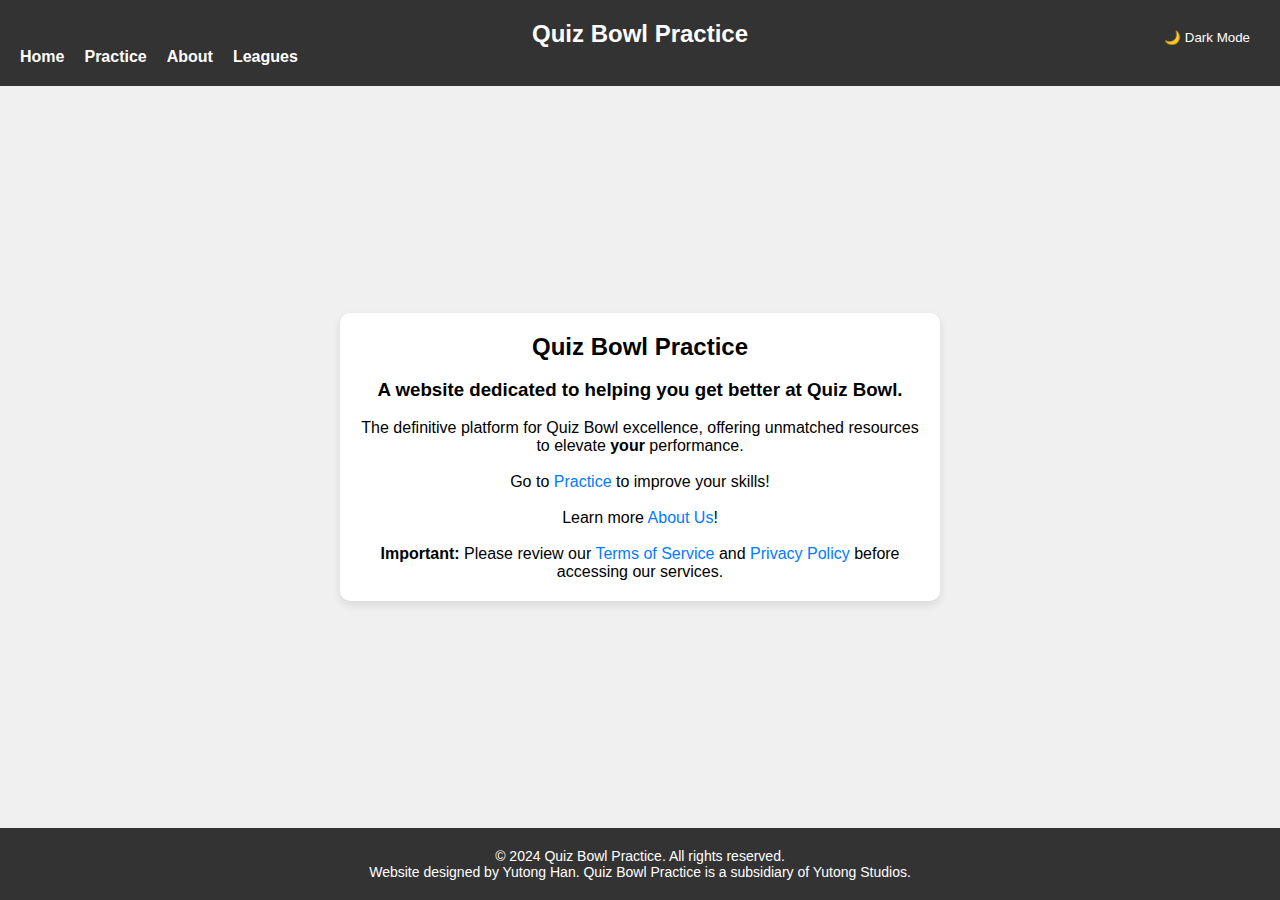
<file: index.html>
<!DOCTYPE html>
<html lang="en">
<head>
    <meta charset="UTF-8">
    <meta name="viewport" content="width=device-width, initial-scale=1.0">
    <title>Quiz Bowl Practice</title>
    <link rel="icon" type="image/png" href="/images/Favicon.png">
    <link rel="stylesheet" href="styles.css">

    <!-- Google tag (gtag.js) -->
    <script async src="https://www.googletagmanager.com/gtag/js?id=G-3DBSW1VJB5"></script>
    <script>
      window.dataLayer = window.dataLayer || [];
      function gtag(){dataLayer.push(arguments);}
      gtag('js', new Date());
    
      gtag('config', 'G-3DBSW1VJB5');
    </script>

    <!-- AdSense -->
    <script async src="https://pagead2.googlesyndication.com/pagead/js/adsbygoogle.js?client=ca-pub-2342721268649961"
     crossorigin="anonymous"></script>
</head>
<body>
    <header>
        <h1><a href="/" style="color: white; text-decoration: none;">Quiz Bowl Practice</a></h1>
        <nav>
            <ul class="navigation-menu">
                <li><a href="/" style="color: white; text-decoration: none;">Home</a></li>
                <li><a href="practice" style="color: white; text-decoration: none;">Practice</a></li>
                <li><a href="about" style="color: white; text-decoration: none;">About</a></li>
                <li><a href="leagues" style="color: white; text-decoration: none;">Leagues</a></li>
            </ul>
        </nav>
        <button id="dark-mode-toggle" aria-label="Toggle dark mode" onclick="toggleDarkMode()">🌙 Dark Mode</button>
    </header>

    <!-- Website visit tracker -->
    <!-- Directs to scams now, replace with new one -->
<!--     <div id="sfcxqge2nqxjah3uc3sh38d7uwqlxsqmj79"></div>
    <script type="text/javascript" src="https://counter6.optistats.ovh/private/counter.js?c=xqge2nqxjah3uc3sh38d7uwqlxsqmj79&down=async" async></script>
    <noscript>
        <img src="https://counter6.optistats.ovh/private/freecounterstat.php?c=xqge2nqxjah3uc3sh38d7uwqlxsqmj79" border="0" title="hit counter" alt="hit counter">
    </noscript> -->
    
    <main>
        <section class="difficulty-screen">
            <h2>Quiz Bowl Practice</h2>
            <br>
            <h3>A website dedicated to helping you get better at Quiz Bowl.</h3>
            <br>
            <p>The definitive platform for Quiz Bowl excellence, offering unmatched resources to elevate <strong>your</strong> performance.</p>
            <br>
            <p>Go to <a href="practice" style="color: #027BFF; text-decoration: none;">Practice</a> to improve your skills!</p>
            <br>
            <p>Learn more <a href="about" style="color: #027BFF; text-decoration: none;">About Us</a>!</p>
            <br>
            <p><strong>Important: </strong>Please review our <a href="tos" style="color: #027BFF; text-decoration: none;">Terms of Service</a> and <a href="privacy" style="color: #027BFF; text-decoration: none;">Privacy Policy</a> before accessing our services.</p>
        </section>
    </main>

    <footer>
        <p>&copy; 2024 Quiz Bowl Practice. All rights reserved.</p>
        <p>Website designed by Yutong Han. Quiz Bowl Practice is a subsidiary of Yutong Studios.</p>
    </footer>
    
    <!-- <script type="text/javascript" id="mapmyvisitors" src="//mapmyvisitors.com/map.js?d=CMmI9bPsfkwSk08VKiaBLW7HAgPLYFVjSEApgXYv5uw&cl=ffffff&w=a" style="display: none;"></script> -->
    <script src="script.js"></script>
</body>
</html>
</file>
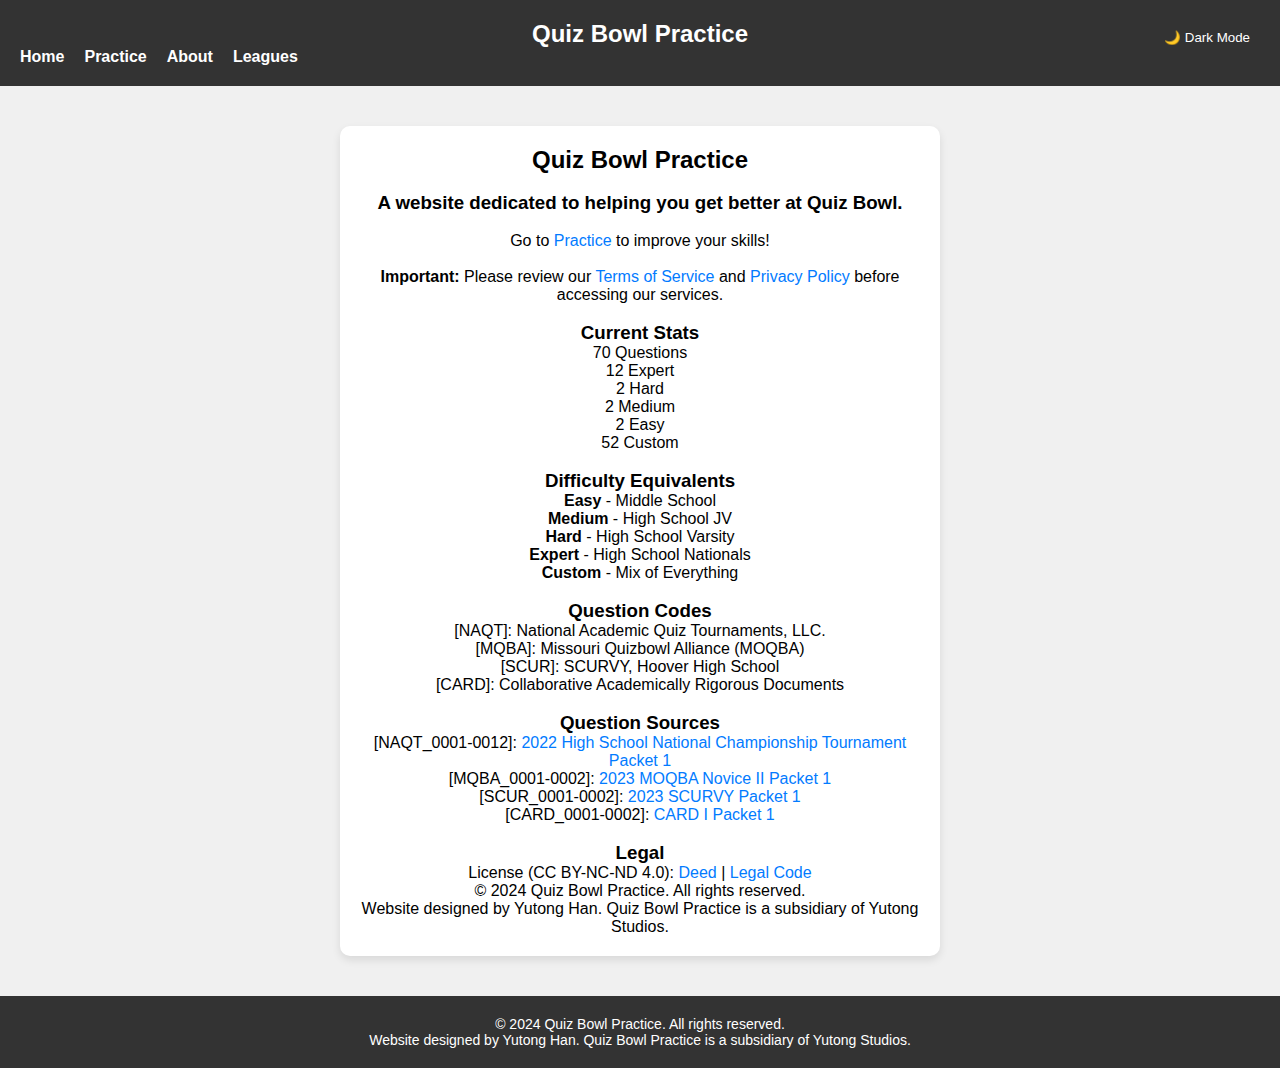
<file: about.html>
<!DOCTYPE html>
<html lang="en">
<head>
    <meta charset="UTF-8">
    <meta name="viewport" content="width=device-width, initial-scale=1.0">
    <title>About | Quiz Bowl Practice</title>
    <link rel="icon" type="image/png" href="/images/Favicon.png">
    <link rel="stylesheet" href="styles.css">

    <!-- Google tag (gtag.js) -->
    <script async src="https://www.googletagmanager.com/gtag/js?id=G-3DBSW1VJB5"></script>
    <script>
      window.dataLayer = window.dataLayer || [];
      function gtag(){dataLayer.push(arguments);}
      gtag('js', new Date());
    
      gtag('config', 'G-3DBSW1VJB5');
    </script>

    <!-- AdSense -->
    <script async src="https://pagead2.googlesyndication.com/pagead/js/adsbygoogle.js?client=ca-pub-2342721268649961"
     crossorigin="anonymous"></script>
</head>
<body>
    <header>
        <h1><a href="/" style="color: white; text-decoration: none;">Quiz Bowl Practice</a></h1>
        <nav>
            <ul class="navigation-menu">
                <li><a href="/" style="color: white; text-decoration: none;">Home</a></li>
                <li><a href="practice" style="color: white; text-decoration: none;">Practice</a></li>
                <li><a href="about" style="color: white; text-decoration: none;">About</a></li>
                <li><a href="leagues" style="color: white; text-decoration: none;">Leagues</a></li>
            </ul>
        </nav>
        <button id="dark-mode-toggle" aria-label="Toggle dark mode" onclick="toggleDarkMode()">🌙 Dark Mode</button>
    </header>

    <!-- Website visit tracker -->
    <!-- Directs to scams now, replace with new one -->
<!--     <div id="sfcxqge2nqxjah3uc3sh38d7uwqlxsqmj79"></div>
    <script type="text/javascript" src="https://counter6.optistats.ovh/private/counter.js?c=xqge2nqxjah3uc3sh38d7uwqlxsqmj79&down=async" async></script>
    <noscript>
        <img src="https://counter6.optistats.ovh/private/freecounterstat.php?c=xqge2nqxjah3uc3sh38d7uwqlxsqmj79" border="0" title="hit counter" alt="hit counter">
    </noscript> -->

    <main>
        <section class="difficulty-screen">
            <h2>Quiz Bowl Practice</h2>
            <br>
            <h3>A website dedicated to helping you get better at Quiz Bowl.</h3>
            <br>
            <p>Go to <a href="practice" style="color: #027BFF; text-decoration: none;">Practice</a> to improve your skills!</p>
            <br>
            <p><strong>Important: </strong>Please review our <a href="tos" style="color: #027BFF; text-decoration: none;">Terms of Service</a> and <a href="privacy" style="color: #027BFF; text-decoration: none;">Privacy Policy</a> before accessing our services.</p>
            <br>
            <h3>Current Stats</h3>
            <ul>
                <li>70 Questions</li>
                <li>12 Expert</li>
                <li>2 Hard</li>
                <li>2 Medium</li>
                <li>2 Easy</li>
                <li>52 Custom</li>
            </ul>
            <br>
            <h3>Difficulty Equivalents</h3>
            <ul>
                <li><strong>Easy</strong> - Middle School</li>
                <li><strong>Medium</strong> - High School JV</li>
                <li><strong>Hard</strong> - High School Varsity</li>
                <li><strong>Expert</strong> - High School Nationals</li>
                <li><strong>Custom</strong> - Mix of Everything</li>
            </ul>
            <br>
            <h3>Question Codes</h3>
            <ul>
                <li>[NAQT]: National Academic Quiz Tournaments, LLC.</li>
                <li>[MQBA]: Missouri Quizbowl Alliance (MOQBA)</li>
                <li>[SCUR]: SCURVY, Hoover High School</li>
                <li>[CARD]: Collaborative Academically Rigorous Documents</li>
            </ul>
            <br>
            <h3>Question Sources</h3>
            <ul>
                <li>[NAQT_0001-0012]: <a href="https://www.naqt.com/samples/hsnct.pdf" style="color: #027BFF; text-decoration: none;" target="_blank">2022 High School National Championship Tournament Packet 1</a></li>
                <li>[MQBA_0001-0002]: <a href="https://files.quizbowlpackets.com/2986/MOQBA%20Novice%20II%20Packet%2001.pdf" style="color: #027BFF; text-decoration: none;" target="_blank">2023 MOQBA Novice II Packet 1</a></li>
                <li>[SCUR_0001-0002]: <a href="https://files.quizbowlpackets.com/3115/SCURVY%20Packet%201-1.pdf" style="color: #027BFF; text-decoration: none;" target="_blank">2023 SCURVY Packet 1</a></li>
                <li>[CARD_0001-0002]: <a href="https://files.quizbowlpackets.com/3064/Packet%201.docx" style="color: #027BFF; text-decoration: none;" target="_blank">CARD I Packet 1</a></li>
            </ul>
            <br>
            <h3>Legal</h3>
            <p>License (CC BY-NC-ND 4.0): <a href="https://creativecommons.org/licenses/by-nc-nd/4.0/" style="color: #027BFF; text-decoration: none;" target="_blank">Deed</a> | <a href="https://creativecommons.org/licenses/by-nc-nd/4.0/legalcode" style="color: #027BFF; text-decoration: none;" target="_blank">Legal Code</a></p>
            <p>© 2024 Quiz Bowl Practice. All rights reserved.</p>
            <p>Website designed by Yutong Han. Quiz Bowl Practice is a subsidiary of Yutong Studios.</p>
        </section>
    </main>

    <footer>
        <p>&copy; 2024 Quiz Bowl Practice. All rights reserved.</p>
        <p>Website designed by Yutong Han. Quiz Bowl Practice is a subsidiary of Yutong Studios.</p>
    </footer>

    <script src="script.js"></script>
</body>
</html>
</file>
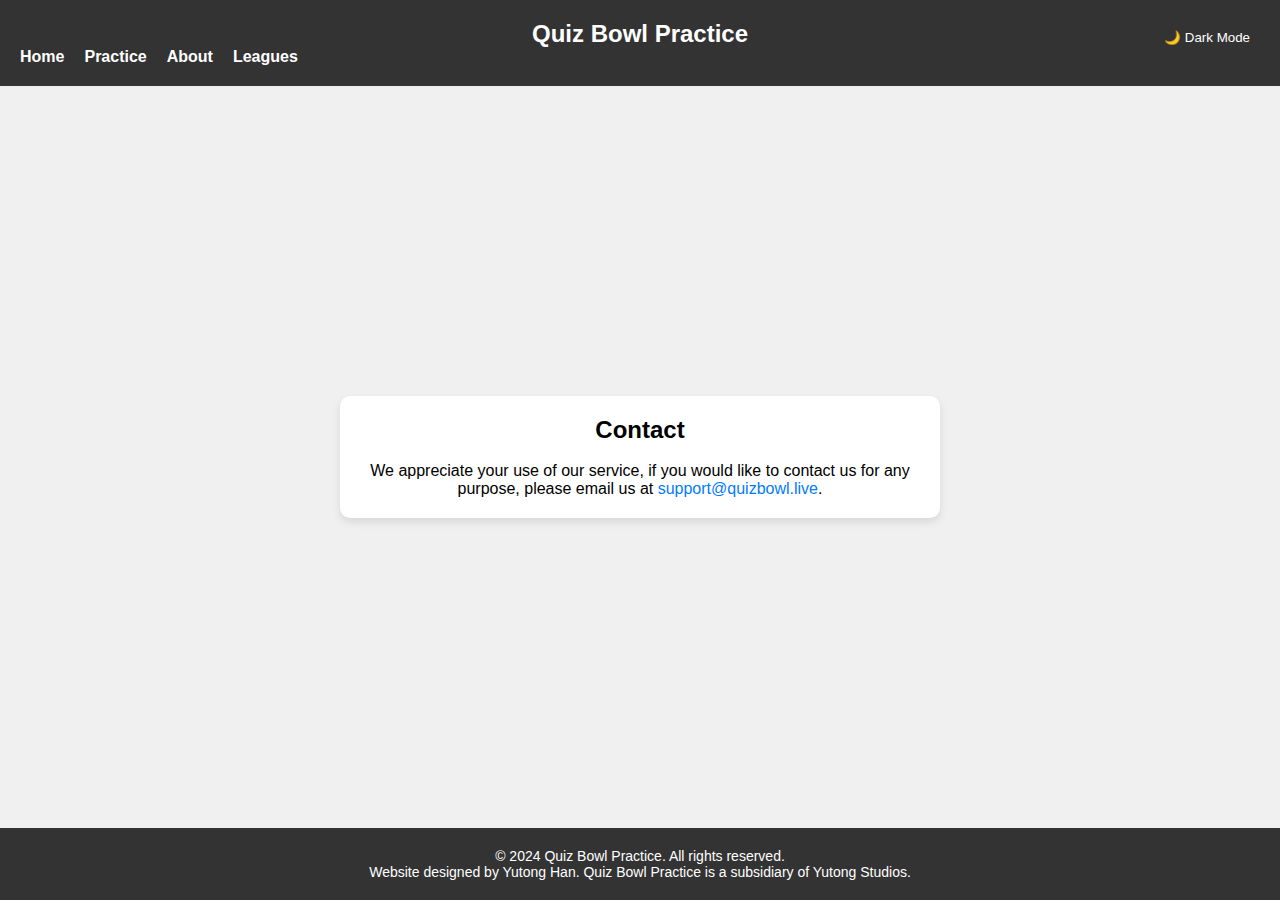
<file: contact.html>
<!DOCTYPE html>
<html lang="en">
<head>
    <meta charset="UTF-8">
    <meta name="viewport" content="width=device-width, initial-scale=1.0">
    <title>Contact | Quiz Bowl Practice</title>
    <link rel="icon" type="image/png" href="/images/Favicon.png">
    <link rel="stylesheet" href="styles.css">

    <!-- Google tag (gtag.js) -->
    <script async src="https://www.googletagmanager.com/gtag/js?id=G-3DBSW1VJB5"></script>
    <script>
      window.dataLayer = window.dataLayer || [];
      function gtag(){dataLayer.push(arguments);}
      gtag('js', new Date());
    
      gtag('config', 'G-3DBSW1VJB5');
    </script>

    <!-- AdSense -->
    <script async src="https://pagead2.googlesyndication.com/pagead/js/adsbygoogle.js?client=ca-pub-2342721268649961"
     crossorigin="anonymous"></script>
</head>
<body>
    <header>
        <h1><a href="/" style="color: white; text-decoration: none;">Quiz Bowl Practice</a></h1>
        <nav>
            <ul class="navigation-menu">
                <li><a href="/" style="color: white; text-decoration: none;">Home</a></li>
                <li><a href="practice" style="color: white; text-decoration: none;">Practice</a></li>
                <li><a href="about" style="color: white; text-decoration: none;">About</a></li>
                <li><a href="leagues" style="color: white; text-decoration: none;">Leagues</a></li>
            </ul>
        </nav>
        <button id="dark-mode-toggle" aria-label="Toggle dark mode" onclick="toggleDarkMode()">🌙 Dark Mode</button>
    </header>

    <!-- Website visit tracker -->
    <!-- Directs to scams now, replace with new one -->
<!--     <div id="sfcxqge2nqxjah3uc3sh38d7uwqlxsqmj79"></div>
    <script type="text/javascript" src="https://counter6.optistats.ovh/private/counter.js?c=xqge2nqxjah3uc3sh38d7uwqlxsqmj79&down=async" async></script>
    <noscript>
        <img src="https://counter6.optistats.ovh/private/freecounterstat.php?c=xqge2nqxjah3uc3sh38d7uwqlxsqmj79" border="0" title="hit counter" alt="hit counter">
    </noscript> -->
    
    <main>
        <section class="difficulty-screen">
            <h2>Contact</h2>
            <br>
            <p>We appreciate your use of our service, if you would like to contact us for any purpose, please email us at <a href="mailto:support@quizbowl.live" style="color: #027BFF; text-decoration: none;" target="_blank">support@quizbowl.live</a>.</p>
        </section>
    </main>

    <footer>
        <p>&copy; 2024 Quiz Bowl Practice. All rights reserved.</p>
        <p>Website designed by Yutong Han. Quiz Bowl Practice is a subsidiary of Yutong Studios.</p>
    </footer>
    
    <!-- <script type="text/javascript" id="mapmyvisitors" src="//mapmyvisitors.com/map.js?d=CMmI9bPsfkwSk08VKiaBLW7HAgPLYFVjSEApgXYv5uw&cl=ffffff&w=a" style="display: none;"></script> -->
    <script src="script.js"></script>
</body>
</html>
</file>
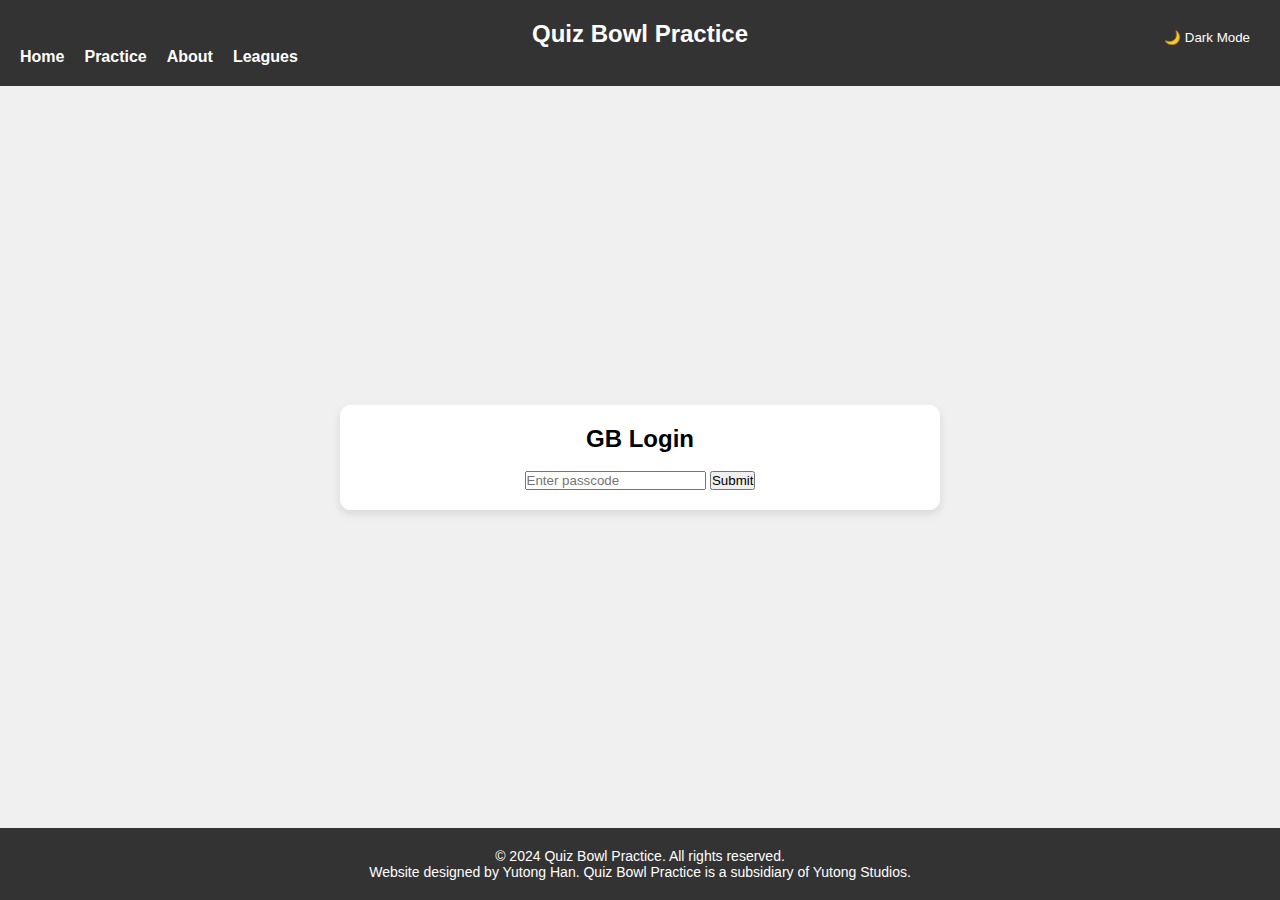
<file: gb.html>
<!DOCTYPE html>
<html lang="en">
<head>
    <meta charset="UTF-8">
    <meta name="viewport" content="width=device-width, initial-scale=1.0">
    <title>GB Portal</title>
    <link rel="icon" type="image/png" href="/images/Favicon.png">
    <link rel="stylesheet" href="styles.css">

    <!-- Google tag (gtag.js) -->
    <script async src="https://www.googletagmanager.com/gtag/js?id=G-3DBSW1VJB5"></script>
    <script>
      window.dataLayer = window.dataLayer || [];
      function gtag(){dataLayer.push(arguments);}
      gtag('js', new Date());
    
      gtag('config', 'G-3DBSW1VJB5');
    </script>

    <style>
        green {
            color: #00aa00;
        }
        red {
            color: #aa0000;
        }
        yellow {
            color: #aaaa00;
        }
    </style>
</head>
<body>
    <header>
        <h1><a href="/" style="color: white; text-decoration: none;">Quiz Bowl Practice</a></h1>
        <nav>
            <ul class="navigation-menu">
                <li><a href="/" style="color: white; text-decoration: none;">Home</a></li>
                <li><a href="practice" style="color: white; text-decoration: none;">Practice</a></li>
                <li><a href="about" style="color: white; text-decoration: none;">About</a></li>
                <li><a href="leagues" style="color: white; text-decoration: none;">Leagues</a></li>
            </ul>
        </nav>
        <button id="dark-mode-toggle" aria-label="Toggle dark mode" onclick="toggleDarkMode()">🌙 Dark Mode</button>
    </header>

    <!-- Website visit tracker -->
    <!-- Directs to scams now, replace with new one -->
<!--     <div id="sfcxqge2nqxjah3uc3sh38d7uwqlxsqmj79"></div>
    <script type="text/javascript" src="https://counter6.optistats.ovh/private/counter.js?c=xqge2nqxjah3uc3sh38d7uwqlxsqmj79&down=async" async></script>
    <noscript>
        <img src="https://counter6.optistats.ovh/private/freecounterstat.php?c=xqge2nqxjah3uc3sh38d7uwqlxsqmj79" border="0" title="hit counter" alt="hit counter">
    </noscript> -->

    <main>
        <section class="difficulty-screen" id="difficulty-screen">
            <div id="login-form">
                <h2>GB Login</h2>
                <br>
                <input type="password" id="passcode" placeholder="Enter passcode" />
                <button id="submit-passcode">Submit</button>
            </div>
            <!-- 2024 Season -->
            <div id="quiz-info" class="hidden">
                <h2>2024 GBHS Quiz Bowl Season Info</h2>
                <br>
                <h3>Schedule</h3>
                <p>10/16/2024 - <a href="https://maps.app.goo.gl/SX3eWyLz9tKJtamG9" style="color: #027BFF; text-decoration: none;" target="_blank">Clio</a></p>
                <p>10/30/2024 - <a href="https://maps.app.goo.gl/CAnetcd6gJRxc45f6" style="color: #027BFF; text-decoration: none;" target="_blank">Swartz Creek</a></p>
                <p>11/13/2024 - <a href="https://maps.app.goo.gl/4T5kxcRe582y1cpr9" style="color: #027BFF; text-decoration: none;" target="_blank">Flushing</a></p>
                <p>11/20/2024 - <a href="https://maps.app.goo.gl/nMHcD8HcWimNAYfv5" style="color: #027BFF; text-decoration: none;" target="_blank">Montrose</a></p>
                <p>12/4/2024 - <a href="https://maps.app.goo.gl/9s9aJGegPKRXSyUw7" style="color: #027BFF; text-decoration: none;" target="_blank">Owosso</a></p>
                <p>12/11/2024 - <a href="https://maps.app.goo.gl/7rm43qYiK6U9n2BdA" style="color: #027BFF; text-decoration: none;" target="_blank">Linden (Playoffs)</a></p>
                <br>
                <h3>Scores</h3>
                <h4>Regular Season</h4>
                <p><strong>Varsity Record: </strong><green>13</green>/<red>2</red> (<green>Win</green>/<red>Loss</red>)</p>
                <p><strong>JV Record: </strong><green>12</green>/<red>0</red> (<green>Win</green>/<red>Loss</red>)</p>
                <h4>Postseason (Playoffs)</h4>
                <p><strong>Varsity Record: </strong><green>2</green>/<red>1</red> (<green>Win</green>/<red>Loss</red>)</p>
                <p><strong>JV Record: </strong><green>3</green>/<red>0</red> (<green>Win</green>/<red>Loss</red>)</p>
                <h4>Michigan Class A State Championship</h4>
                <p><strong>Record: </strong><green>0</green>/<red>10</red> (<green>Win</green>/<red>Loss</red>)</p>
                <br>
                <p><strong>4/12/2025 - Michigan Class A State Championship</strong></p>
                <p>Round 1: Grand Blanc v. Skyline</p>
                <p>Score: Grand Blanc: 135, Skyline: 205, Difference: -70</p>
                <br>
                <p>Round 2: Grand Blanc v. Troy</p>
                <p>Score: Grand Blanc: 120, Troy: 210, Difference: -90</p>
                <br>
                <p>Round 3: Grand Blanc v. Grand Ledge</p>
                <p>Score: Grand Blanc: 55, Grand Ledge: 185, Difference: -130</p>
                <br>
                <p>Round 4: Grand Blanc v. Linden</p>
                <p>Score: Grand Blanc: 70, Linden: 465, Difference: -395</p>
                <br>
                <p>Round 5: Grand Blanc v. Detroit Catholic Central</p>
                <p>Score: Grand Blanc: 60, Detroit Catholic Central: 570, Difference: -510</p>
                <br>
                <p>Playoff 1: Grand Blanc v. Plainwell</p>
                <p>Score: Grand Blanc: 135, Plainwell: 150, Difference: -15</p>
                <br>
                <p>Playoff 2: Grand Blanc v. Alpena</p>
                <p>Score: Grand Blanc: 125, Alpena: 185, Difference: -60</p>
                <br>
                <p>Playoff 3: Grand Blanc v. St. Joseph</p>
                <p>Score: Grand Blanc: 70, St. Joseph: 290, Difference: -220</p>
                <br>
                <p>Playoff 4: Grand Blanc v. Troy</p>
                <p>Score: Grand Blanc: 130, Troy: 165, Difference: -35</p>
                <br>
                <p>Playoff 5: Grand Blanc v. Crestwood</p>
                <p>Score: Grand Blanc: 135, Crestwood: 185, Difference: -50</p>
                <br>
                <p><strong>Varsity</strong></p>
                <p><strong>10/16/2024 - Clio</strong></p>
                <p>Round 1: Grand Blanc v. New Lothrop</p>
                <p>Score: Grand Blanc: 190, New Lothrop: 160, Difference: +30</p>
                <br>
                <p>Round 2: Grand Blanc v. Genesee</p>
                <p>Score: Grand Blanc: 290, Genesee: 180, Difference: +110</p>
                <br>
                <p>Round 3: Grand Blanc v. Owosso</p>
                <p>Score: Grand Blanc: 230, Owosso: 230, Difference: ±0</p>
                <p><i>Note: Originally Grand Blanc: 230, Genesee: 240, Difference: -10. Successful appeal resulted in a 230-230 draw, counted as a win for both teams.</i></p>
                <br>
                <p><strong>10/30/2024 - Swartz Creek</strong></p>
                <p>Round 4: Grand Blanc v. Montrose</p>
                <p>Score: Grand Blanc: 200, Montrose: 170, Difference: +30</p>
                <br>
                <p>Round 5: Grand Blanc v. Flushing</p>
                <p>Score: Grand Blanc: 240, Flushing: 190, Difference: +50</p>
                <br>
                <p>Round 6: Grand Blanc v. Clio</p>
                <p>Score: Grand Blanc: 240, Clio: 170, Difference: +70</p>
                <br>
                <p><strong>11/13/2024 - Flushing</strong></p>
                <p>Round 7: Grand Blanc v. Swartz Creek</p>
                <p>Score: Grand Blanc: 160, Swartz Creek: 210, Difference: -50</p>
                <br>
                <p>Round 8: Grand Blanc v. New Lothrop</p>
                <p>Score: Grand Blanc: 280, New Lothrop: 150, Difference: +130</p>
                <br>
                <p>Round 9: Grand Blanc v. Genesee</p>
                <p>Score: Grand Blanc: 310, Genesee: 110, Difference: +200</p>
                <br>
                <p><strong>11/20/2024 - Montrose</strong></p>
                <p>Round 10: Grand Blanc v. Owosso</p>
                <p>Score: Grand Blanc: 330, Owosso: 180, Difference: +150</p>
                <br>
                <p>Round 11: Grand Blanc v. Montrose</p>
                <p>Score: Grand Blanc: 220, Montrose: 100, Difference: +120</p>
                <br>
                <p>Round 12: Grand Blanc v. Flushing</p>
                <p>Score: Grand Blanc: 190, Flushing: 280, Difference: -90</p>
                <br>
                <p><strong>12/4/2024 - Owosso</strong></p>
                <p>Round 13: Grand Blanc v. Clio</p>
                <p>Score: Grand Blanc: 230, Clio: 210, Difference: +20</p>
                <br>
                <p>Round 14: Grand Blanc v. Swartz Creek</p>
                <p>Score: Grand Blanc: 160, Swartz Creek: 160, Difference: ±0</p>
                <p><i>Note: Originally Grand Blanc: 150, Swartz Creek: 160, Difference: -10. Successful appeal resulted in a 160-160 draw, counted as a win for both teams.</i></p>
                <br>
                <p>Round 15: Grand Blanc v. New Lothrop</p>
                <p>Score: Grand Blanc: 170, New Lothrop: 70, Difference: +100</p>
                <br>
                <p><strong>12/11/2024 - Linden (Playoffs)</strong></p>
                <p>Preliminary: Grand Blanc (#3) v. Davison 1 (#6)</p>
                <p>Score: Grand Blanc: 350, Davison 1: 200, Difference: +150</p>
                <br>
                <p>Semifinal: Grand Blanc (#3) v. Davison 2 (#7)</p>
                <p>Score: Grand Blanc: 210, Davison 2: 200, Difference: +10</p>
                <br>
                <p>Championship: Grand Blanc (#3) v. Linden (#1)</p>
                <p>Score: Grand Blanc: 160, Linden: 390, Difference: -230</p>
                <br>
                <p><strong>JV</strong></p>
                <p><strong>11/13/2024 - Flushing</strong></p>
                <p>Round 7: Grand Blanc v. Montrose</p>
                <p>Score: Grand Blanc: 130, Montrose: 40, Difference: +90</p>
                <br>
                <p>Round 8: BYE</p>
                <br>
                <p>Round 9: Grand Blanc v. Genesee</p>
                <p>Score: Grand Blanc: 230, Genesee: 130, Difference: +100</p>
                <br>
                <p><strong>11/20/2024 - Montrose</strong></p>
                <p>Round 10: Grand Blanc v. Flushing</p>
                <p>Score: Grand Blanc: 210, Flushing: 200, Difference: +10</p>
                <br>
                <p>Round 11: Grand Blanc v. Swartz Creek</p>
                <p>Score: Grand Blanc: 210, Swartz Creek: 150, Difference: +60</p>
                <br>
                <p>Round 12: Grand Blanc v. Montrose</p>
                <p>Score: Grand Blanc: 230, Montrose: 80, Difference: +150</p>
                <br>
                <p><strong>12/4/2024 - Owosso</strong></p>
                <p>Round 13: BYE</p>
                <br>
                <p>Round 14: Grand Blanc v. Genesee</p>
                <p>Score: Grand Blanc: 290, Genesee: 110, Difference: +180</p>
                <br>
                <p>Round 15: Grand Blanc v. Flushing</p>
                <p>Score: Grand Blanc: 230, Flushing: 180, Difference: +50</p>
                <br>
                <p><strong>12/11/2024 - Linden (Playoffs)</strong></p>
                <p>Preliminary: Grand Blanc (#1) v. Eagles (#8)</p>
                <p>Score: Grand Blanc: 350, Eagles: 220, Difference: +130</p>
                <br>
                <p>Semifinal: Grand Blanc (#1) v. Swartz Creek (#5)</p>
                <p>Score: Grand Blanc: 240, Swartz Creek: 130, Difference: +110</p>
                <br>
                <p>Championship: Grand Blanc (#1) v. Linden (#3)</p>
                <p>Score: Grand Blanc: 220, Linden: 180, Difference: +40</p>
            </div>
            <!-- 2023 Season -->
            <div id="quiz-info" class="hidden">
                <h2>2023 GBHS Quiz Bowl Season Info</h2>
                <br>
                <h3>Schedule</h3>
                <p>10/18/2023 - <a href="https://maps.app.goo.gl/SX3eWyLz9tKJtamG9" style="color: #027BFF; target="_blank">Clio</a></p>
                <p>11/1/2023 - <a href="https://maps.app.goo.gl/xB326KJgHRzvYkd7A" style="color: #027BFF; target="_blank">Genesee</a></p>
                <p>11/15/2023 - <a href="https://maps.app.goo.gl/TyBt3fjcJRnUDhwh6" style="color: #027BFF; target="_blank">Grand Blanc</a></p>
                <p>11/29/2023 - <a href="https://maps.app.goo.gl/nMHcD8HcWimNAYfv5" style="color: #027BFF; target="_blank">Montrose</a></p>
                <p>12/6/2023 - <a href="https://maps.app.goo.gl/9s9aJGegPKRXSyUw7" style="color: #027BFF; target="_blank">Owosso</a></p>
                <p>12/13/2023 - <a href="https://maps.app.goo.gl/7rm43qYiK6U9n2BdA" style="color: #027BFF; target="_blank">Linden (Playoffs)</a></p>
                <br>
                <h3>Scores</h3>
                <h4>2023 Season Finale</h4>
                <p><strong>JV:</strong></p>
                <p>Preliminary: Grand Blanc JV (Division 1 Seed 2) v. Linden JV (Division 2 Seed 3)</p>
                <p>Score: Grand Blanc JV: 210, Linden JV: 180, Difference: +30</p>
                <br>
                <p>Semifinal: Grand Blanc JV (Division 1 Seed 2) v. Hartland JV (Division 2 Seed 1)</p>
                <p>Score: Grand Blanc JV: 250, Hartland JV: 190, Difference: +60</p>
                <br>
                <p>Championship: Grand Blanc JV (Division 1 Seed 2) v. Flushing JV (Division 1 Seed 3)</p>
                <p>Score: Grand Blanc JV: 280, Flushing JV: 100, Difference: +180</p>
            </div>
        </section>
    </main>

    <footer>
        <p>&copy; 2024 Quiz Bowl Practice. All rights reserved.</p>
        <p>Website designed by Yutong Han. Quiz Bowl Practice is a subsidiary of Yutong Studios.</p>
    </footer>

    <script src="script.js"></script>
</body>
</html>
</file>
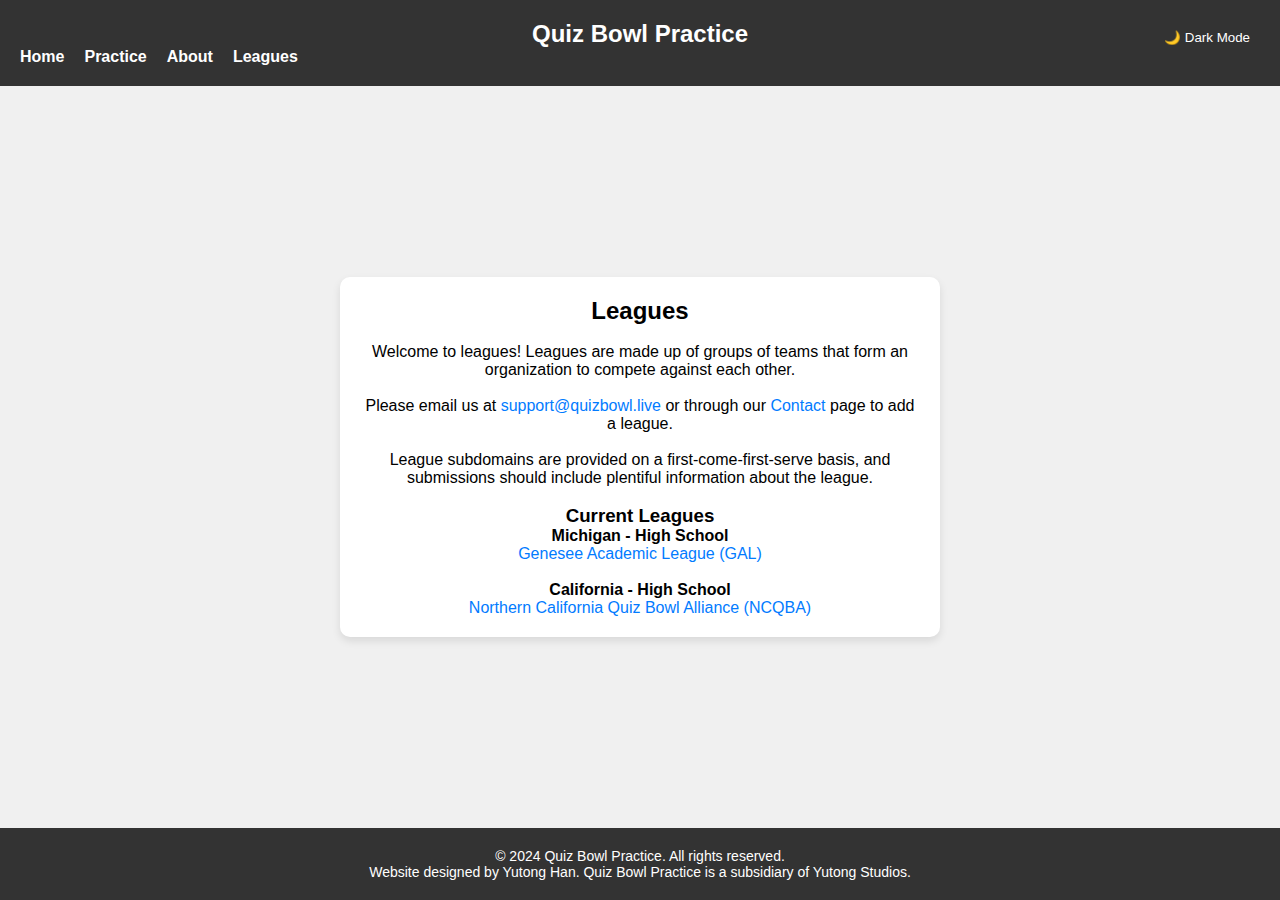
<file: leagues.html>
<!DOCTYPE html>
<html lang="en">
<head>
    <meta charset="UTF-8">
    <meta name="viewport" content="width=device-width, initial-scale=1.0">
    <title>Quiz Bowl Practice</title>
    <link rel="icon" type="image/png" href="/images/Favicon.png">
    <link rel="stylesheet" href="styles.css">

    <!-- Google tag (gtag.js) -->
    <script async src="https://www.googletagmanager.com/gtag/js?id=G-3DBSW1VJB5"></script>
    <script>
      window.dataLayer = window.dataLayer || [];
      function gtag(){dataLayer.push(arguments);}
      gtag('js', new Date());
    
      gtag('config', 'G-3DBSW1VJB5');
    </script>

    <!-- AdSense -->
    <script async src="https://pagead2.googlesyndication.com/pagead/js/adsbygoogle.js?client=ca-pub-2342721268649961"
     crossorigin="anonymous"></script>
</head>
<body>
    <header>
        <h1><a href="/" style="color: white; text-decoration: none;">Quiz Bowl Practice</a></h1>
        <nav>
            <ul class="navigation-menu">
                <li><a href="/" style="color: white; text-decoration: none;">Home</a></li>
                <li><a href="practice" style="color: white; text-decoration: none;">Practice</a></li>
                <li><a href="about" style="color: white; text-decoration: none;">About</a></li>
                <li><a href="leagues" style="color: white; text-decoration: none;">Leagues</a></li>
            </ul>
        </nav>
        <button id="dark-mode-toggle" aria-label="Toggle dark mode" onclick="toggleDarkMode()">🌙 Dark Mode</button>
    </header>

    <!-- Website visit tracker -->
    <!-- Directs to scams now, replace with new one -->
<!--     <div id="sfcxqge2nqxjah3uc3sh38d7uwqlxsqmj79"></div>
    <script type="text/javascript" src="https://counter6.optistats.ovh/private/counter.js?c=xqge2nqxjah3uc3sh38d7uwqlxsqmj79&down=async" async></script>
    <noscript>
        <img src="https://counter6.optistats.ovh/private/freecounterstat.php?c=xqge2nqxjah3uc3sh38d7uwqlxsqmj79" border="0" title="hit counter" alt="hit counter">
    </noscript> -->
    
    <main>
        <section class="difficulty-screen">
            <h2>Leagues</h2>
            <br>
            <p>Welcome to leagues! Leagues are made up of groups of teams that form an organization to compete against each other.</p>
            <br>
            <p>Please email us at <a href="mailto:support@quizbowl.live" style="color: #027BFF; text-decoration: none;" target="_blank">support@quizbowl.live</a> or through our <a href="contact" style="color: #027BFF; text-decoration: none;">Contact</a> page to add a league.</p>
            <br>
            <p>League subdomains are provided on a first-come-first-serve basis, and submissions should include plentiful information about the league.</p>
            <br>
            <h3>Current Leagues</h3>
            <p><strong>Michigan - High School</strong></p>
            <p><a href="leagues/gal" style="color: #027BFF; text-decoration: none;">Genesee Academic League (GAL)</a></p>
            <br>
            <p><strong>California - High School</strong></p>
            <p><a href="leagues/ncqba" style="color: #027BFF; text-decoration: none;">Northern California Quiz Bowl Alliance (NCQBA)</a></p>
        </section>
    </main>

    <footer>
        <p>&copy; 2024 Quiz Bowl Practice. All rights reserved.</p>
        <p>Website designed by Yutong Han. Quiz Bowl Practice is a subsidiary of Yutong Studios.</p>
    </footer>
    
    <!-- <script type="text/javascript" id="mapmyvisitors" src="//mapmyvisitors.com/map.js?d=CMmI9bPsfkwSk08VKiaBLW7HAgPLYFVjSEApgXYv5uw&cl=ffffff&w=a" style="display: none;"></script> -->
    <script src="script.js"></script>
</body>
</html>
</file>
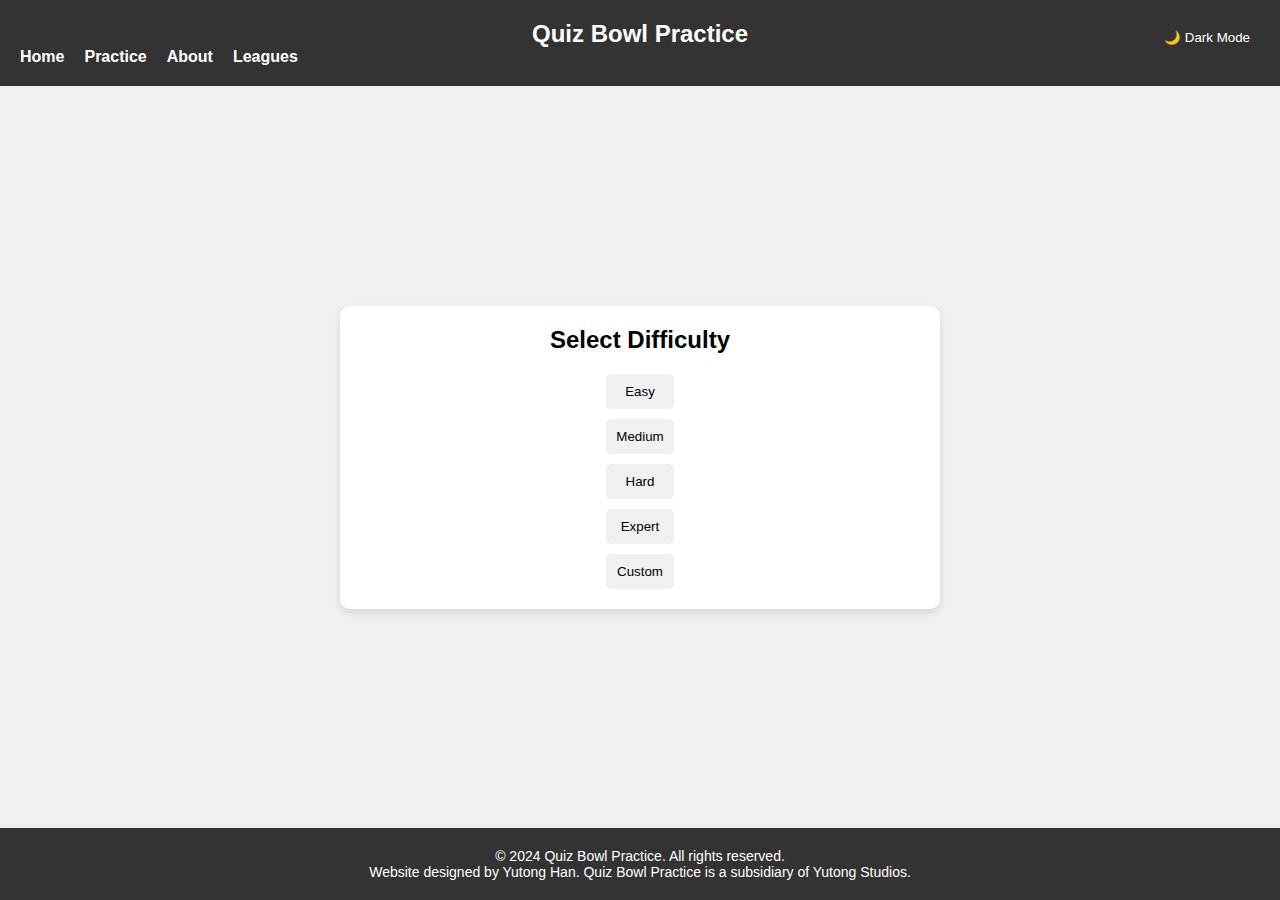
<file: practice.html>
<!DOCTYPE html>
<html lang="en">
<head>
    <meta charset="UTF-8">
    <meta name="viewport" content="width=device-width, initial-scale=1.0">
    <title>Practice</title>
    <link rel="icon" type="image/png" href="/images/Favicon.png">
    <link rel="stylesheet" href="styles.css">

    <!-- Google tag (gtag.js) -->
    <script async src="https://www.googletagmanager.com/gtag/js?id=G-3DBSW1VJB5"></script>
    <script>
      window.dataLayer = window.dataLayer || [];
      function gtag(){dataLayer.push(arguments);}
      gtag('js', new Date());
    
      gtag('config', 'G-3DBSW1VJB5');
    </script>

    <!-- AdSense -->
    <script async src="https://pagead2.googlesyndication.com/pagead/js/adsbygoogle.js?client=ca-pub-2342721268649961"
     crossorigin="anonymous"></script>
</head>
<body>
    <header>
        <h1><a href="/" style="color: white; text-decoration: none;">Quiz Bowl Practice</a></h1>
        <nav>
            <ul class="navigation-menu">
                <li><a href="/" style="color: white; text-decoration: none;">Home</a></li>
                <li><a href="practice" style="color: white; text-decoration: none;">Practice</a></li>
                <li><a href="about" style="color: white; text-decoration: none;">About</a></li>
                <li><a href="leagues" style="color: white; text-decoration: none;">Leagues</a></li>
            </ul>
        </nav>
        <button id="dark-mode-toggle" aria-label="Toggle dark mode" onclick="toggleDarkMode()">🌙 Dark Mode</button>
    </header>

    <!-- Website visit tracker -->
    <!-- Directs to scams now, replace with new one -->
<!--     <div id="sfcxqge2nqxjah3uc3sh38d7uwqlxsqmj79"></div>
    <script type="text/javascript" src="https://counter6.optistats.ovh/private/counter.js?c=xqge2nqxjah3uc3sh38d7uwqlxsqmj79&down=async" async></script>
    <noscript>
        <img src="https://counter6.optistats.ovh/private/freecounterstat.php?c=xqge2nqxjah3uc3sh38d7uwqlxsqmj79" border="0" title="hit counter" alt="hit counter">
    </noscript> -->

    <main>
        <!-- Difficulty Selection Screen -->
        <section id="difficulty-screen" class="difficulty-screen">
            <h2>Select Difficulty</h2>
            <div class="difficulty-buttons">
                <button class="option" onclick="selectDifficulty('easy.json')">Easy</button>
                <button class="option" onclick="selectDifficulty('medium.json')">Medium</button>
                <button class="option" onclick="selectDifficulty('hard.json')">Hard</button>
                <button class="option" onclick="selectDifficulty('expert.json')">Expert</button>
                <button class="option" onclick="selectDifficulty('custom.json')">Custom</button>
            </div>
        </section>

        <!-- Quiz Container -->
        <section id="quiz-container" class="quiz-container" style="display: none;">
            <div id="question-box">
                <p id="question">Question will appear here</p>
                <ul class="options">
                    <li><button class="option" onclick="selectAnswer(0)">Option 1</button></li>
                    <li><button class="option" onclick="selectAnswer(1)">Option 2</button></li>
                    <li><button class="option" onclick="selectAnswer(2)">Option 3</button></li>
                    <li><button class="option" onclick="selectAnswer(3)">Option 4</button></li>
                </ul>
                <div id="feedback" aria-live="polite"></div>
                <button id="next-btn" class="option" onclick="nextQuestion()">Next Question</button>
            </div>
            <div id="score-tracker">Score: 0 / 0</div>
        </section>
    </main>

    <footer>
        <p>&copy; 2024 Quiz Bowl Practice. All rights reserved.</p>
        <p>Website designed by Yutong Han. Quiz Bowl Practice is a subsidiary of Yutong Studios.</p>
    </footer>

    <script src="script.js"></script>
</body>
</html>
</file>
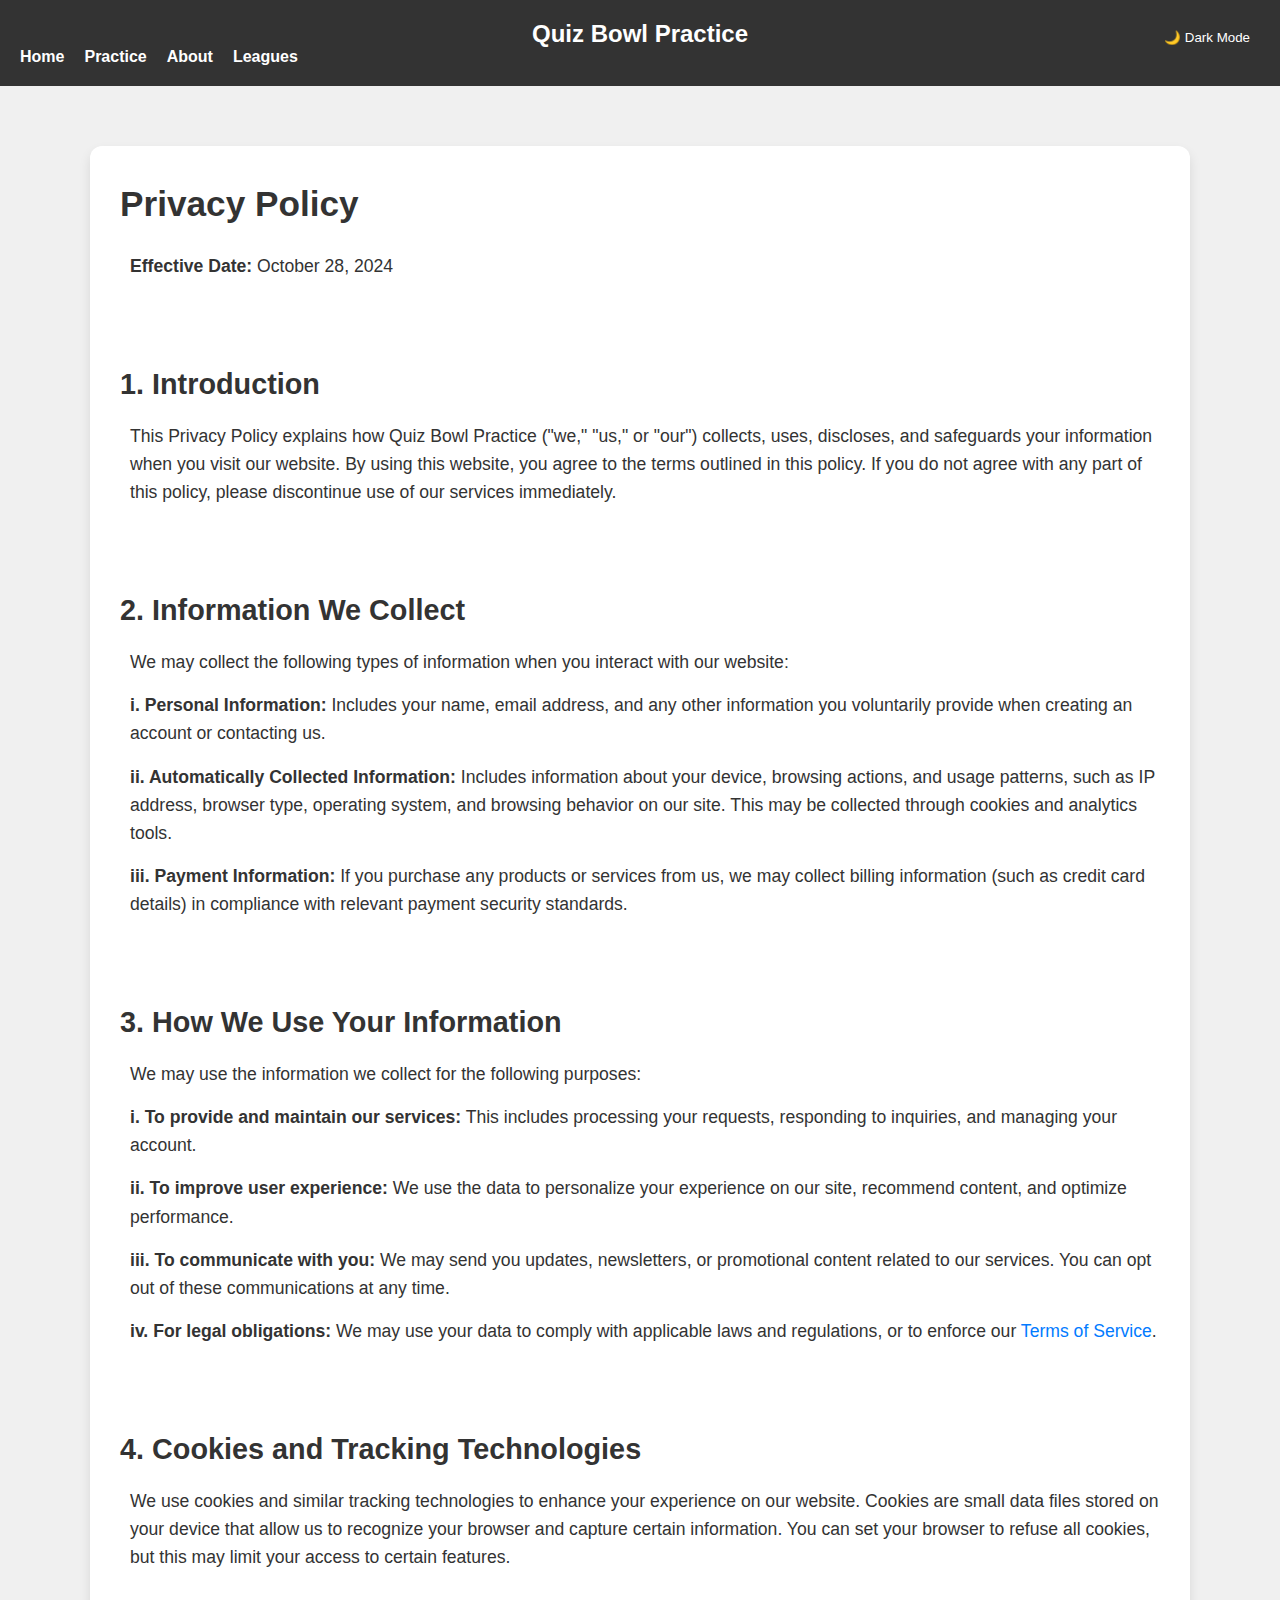
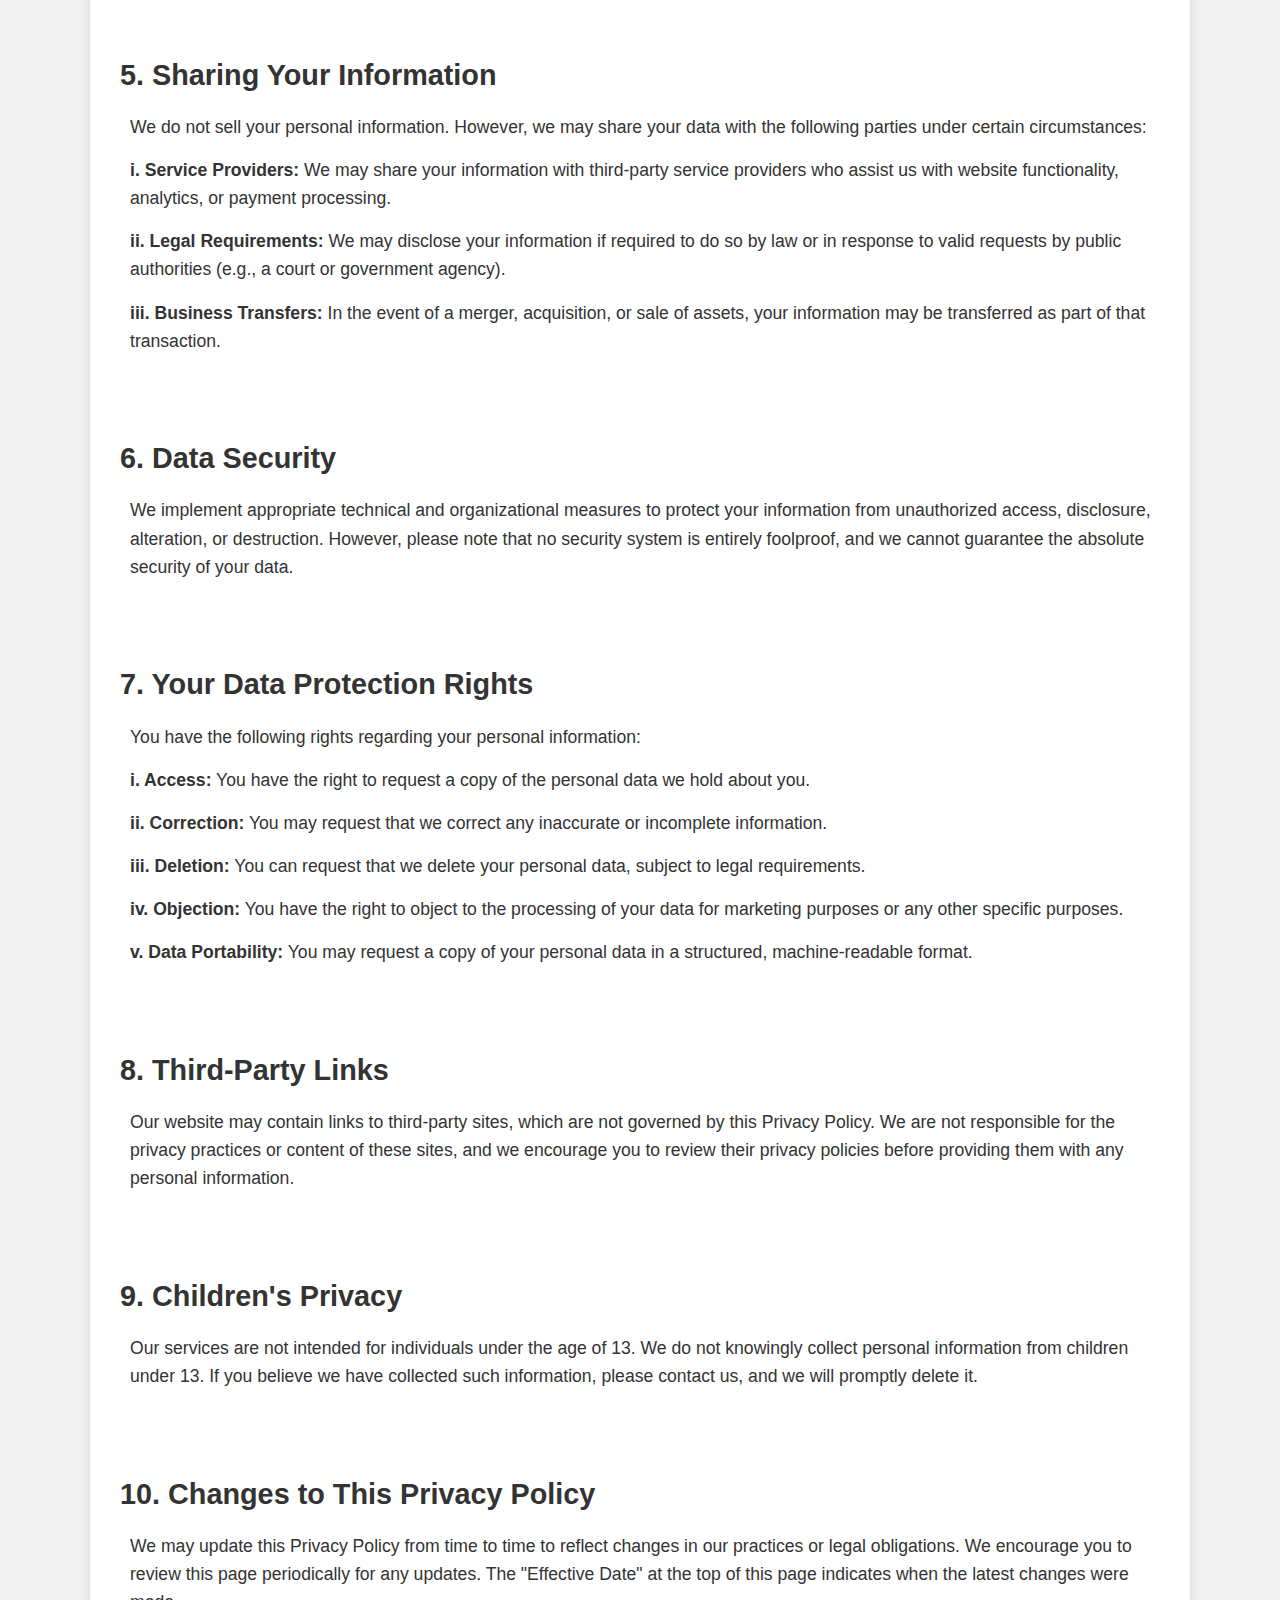
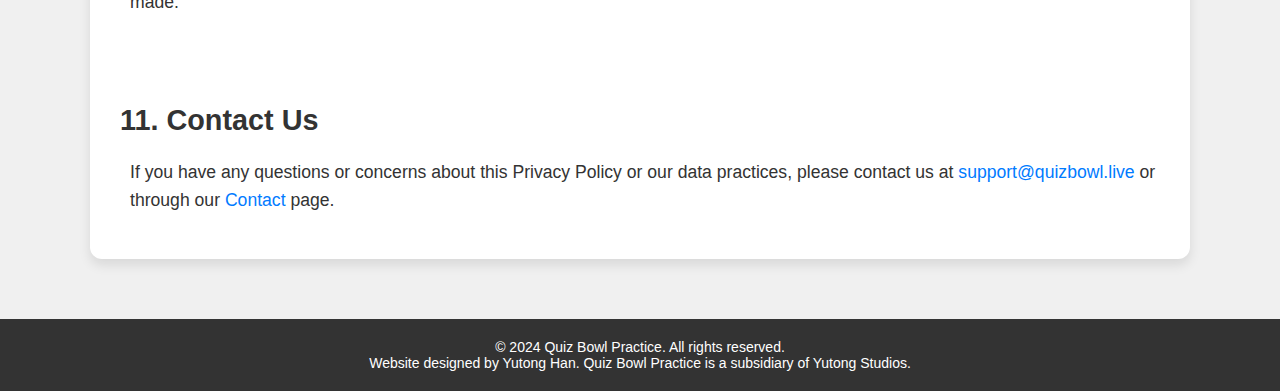
<file: privacy.html>
<!DOCTYPE html>
<html lang="en">
<head>
    <meta charset="UTF-8">
    <meta name="viewport" content="width=device-width, initial-scale=1.0">
    <title>Privacy Policy | Quiz Bowl Practice</title>
    <link rel="icon" type="image/png" href="/images/Favicon.png">
    <link rel="stylesheet" href="styles.css">

    <!-- Google tag (gtag.js) -->
    <script async src="https://www.googletagmanager.com/gtag/js?id=G-3DBSW1VJB5"></script>
    <script>
      window.dataLayer = window.dataLayer || [];
      function gtag(){dataLayer.push(arguments);}
      gtag('js', new Date());
    
      gtag('config', 'G-3DBSW1VJB5');
    </script>

    <!-- AdSense -->
    <script async src="https://pagead2.googlesyndication.com/pagead/js/adsbygoogle.js?client=ca-pub-2342721268649961"
     crossorigin="anonymous"></script>
</head>
<body>
    <header>
        <h1><a href="/" style="color: white; text-decoration: none;">Quiz Bowl Practice</a></h1>
        <nav>
            <ul class="navigation-menu">
                <li><a href="/" style="color: white; text-decoration: none;">Home</a></li>
                <li><a href="practice" style="color: white; text-decoration: none;">Practice</a></li>
                <li><a href="about" style="color: white; text-decoration: none;">About</a></li>
                <li><a href="leagues" style="color: white; text-decoration: none;">Leagues</a></li>
            </ul>
        </nav>
        <button id="dark-mode-toggle" aria-label="Toggle dark mode" onclick="toggleDarkMode()">🌙 Dark Mode</button>
    </header>

    <main>
        <section class="legal-screen">
            <h2>Privacy Policy</h2>
            <p><strong>Effective Date: </strong>October 28, 2024</p>
            <br>
            <h3>1. Introduction</h3>
            <p>This Privacy Policy explains how Quiz Bowl Practice ("we," "us," or "our") collects, uses, discloses, and safeguards your information when you visit our website. By using this website, you agree to the terms outlined in this policy. If you do not agree with any part of this policy, please discontinue use of our services immediately.</p>
            <br>

            <h3>2. Information We Collect</h3>
            <p>We may collect the following types of information when you interact with our website:</p>
                <p><strong>i. Personal Information:</strong> Includes your name, email address, and any other information you voluntarily provide when creating an account or contacting us.</p>
                <p><strong>ii. Automatically Collected Information:</strong> Includes information about your device, browsing actions, and usage patterns, such as IP address, browser type, operating system, and browsing behavior on our site. This may be collected through cookies and analytics tools.</p>
                <p><strong>iii. Payment Information:</strong> If you purchase any products or services from us, we may collect billing information (such as credit card details) in compliance with relevant payment security standards.</p>
            <br>

            <h3>3. How We Use Your Information</h3>
            <p>We may use the information we collect for the following purposes:</p>
                <p><strong>i. To provide and maintain our services:</strong> This includes processing your requests, responding to inquiries, and managing your account.</p>
                <p><strong>ii. To improve user experience:</strong> We use the data to personalize your experience on our site, recommend content, and optimize performance.</p>
                <p><strong>iii. To communicate with you:</strong> We may send you updates, newsletters, or promotional content related to our services. You can opt out of these communications at any time.</p>
                <p><strong>iv. For legal obligations:</strong> We may use your data to comply with applicable laws and regulations, or to enforce our <a href="tos" style="color: #027BFF; text-decoration: none;">Terms of Service</a>.</p>
            <br>

            <h3>4. Cookies and Tracking Technologies</h3>
            <p>We use cookies and similar tracking technologies to enhance your experience on our website. Cookies are small data files stored on your device that allow us to recognize your browser and capture certain information. You can set your browser to refuse all cookies, but this may limit your access to certain features.</p>
            <br>

            <h3>5. Sharing Your Information</h3>
            <p>We do not sell your personal information. However, we may share your data with the following parties under certain circumstances:</p>
                <p><strong>i. Service Providers:</strong> We may share your information with third-party service providers who assist us with website functionality, analytics, or payment processing.</p>
                <p><strong>ii. Legal Requirements:</strong> We may disclose your information if required to do so by law or in response to valid requests by public authorities (e.g., a court or government agency).</p>
                <p><strong>iii. Business Transfers:</strong> In the event of a merger, acquisition, or sale of assets, your information may be transferred as part of that transaction.</p>
            <br>

            <h3>6. Data Security</h3>
            <p>We implement appropriate technical and organizational measures to protect your information from unauthorized access, disclosure, alteration, or destruction. However, please note that no security system is entirely foolproof, and we cannot guarantee the absolute security of your data.</p>
            <br>

            <h3>7. Your Data Protection Rights</h3>
            <p>You have the following rights regarding your personal information:</p>
                <p><strong>i. Access:</strong> You have the right to request a copy of the personal data we hold about you.</p>
                <p><strong>ii. Correction:</strong> You may request that we correct any inaccurate or incomplete information.</p>
                <p><strong>iii. Deletion:</strong> You can request that we delete your personal data, subject to legal requirements.</p>
                <p><strong>iv. Objection:</strong> You have the right to object to the processing of your data for marketing purposes or any other specific purposes.</p>
                <p><strong>v. Data Portability:</strong> You may request a copy of your personal data in a structured, machine-readable format.</p>
            <br>

            <h3>8. Third-Party Links</h3>
            <p>Our website may contain links to third-party sites, which are not governed by this Privacy Policy. We are not responsible for the privacy practices or content of these sites, and we encourage you to review their privacy policies before providing them with any personal information.</p>
            <br>

            <h3>9. Children's Privacy</h3>
            <p>Our services are not intended for individuals under the age of 13. We do not knowingly collect personal information from children under 13. If you believe we have collected such information, please contact us, and we will promptly delete it.</p>
            <br>

            <h3>10. Changes to This Privacy Policy</h3>
            <p>We may update this Privacy Policy from time to time to reflect changes in our practices or legal obligations. We encourage you to review this page periodically for any updates. The "Effective Date" at the top of this page indicates when the latest changes were made.</p>
            <br>

            <h3>11. Contact Us</h3>
            <p>If you have any questions or concerns about this Privacy Policy or our data practices, please contact us at <a href="mailto:support@quizbowl.live" style="text-decoration: none;" target="_blank">support@quizbowl.live</a> or through our <a href="contact" style="color: #027BFF; text-decoration: none;">Contact</a> page.</p>
        </section>
    </main>

    <footer>
        <p>&copy; 2024 Quiz Bowl Practice. All rights reserved.</p>
        <p>Website designed by Yutong Han. Quiz Bowl Practice is a subsidiary of Yutong Studios.</p>
    </footer>

    <script src="script.js"></script>
</body>
</html>
</file>
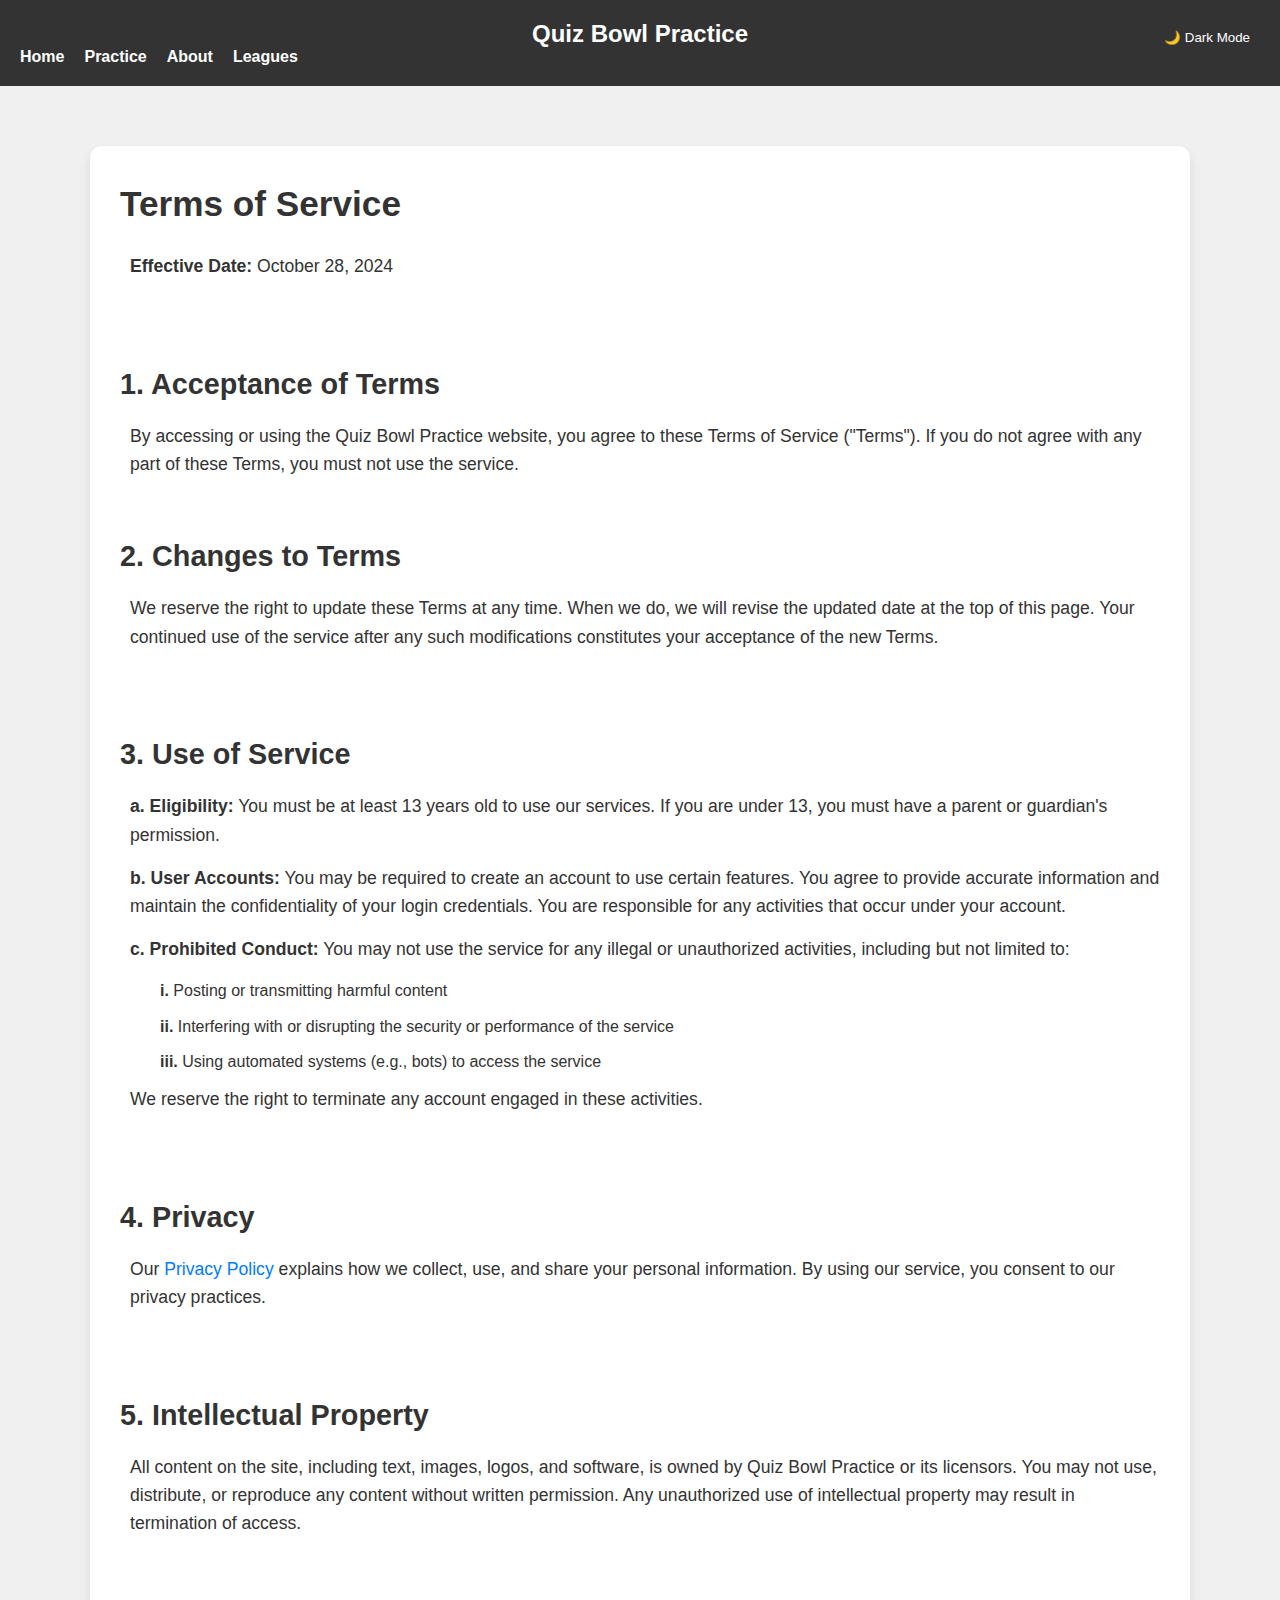
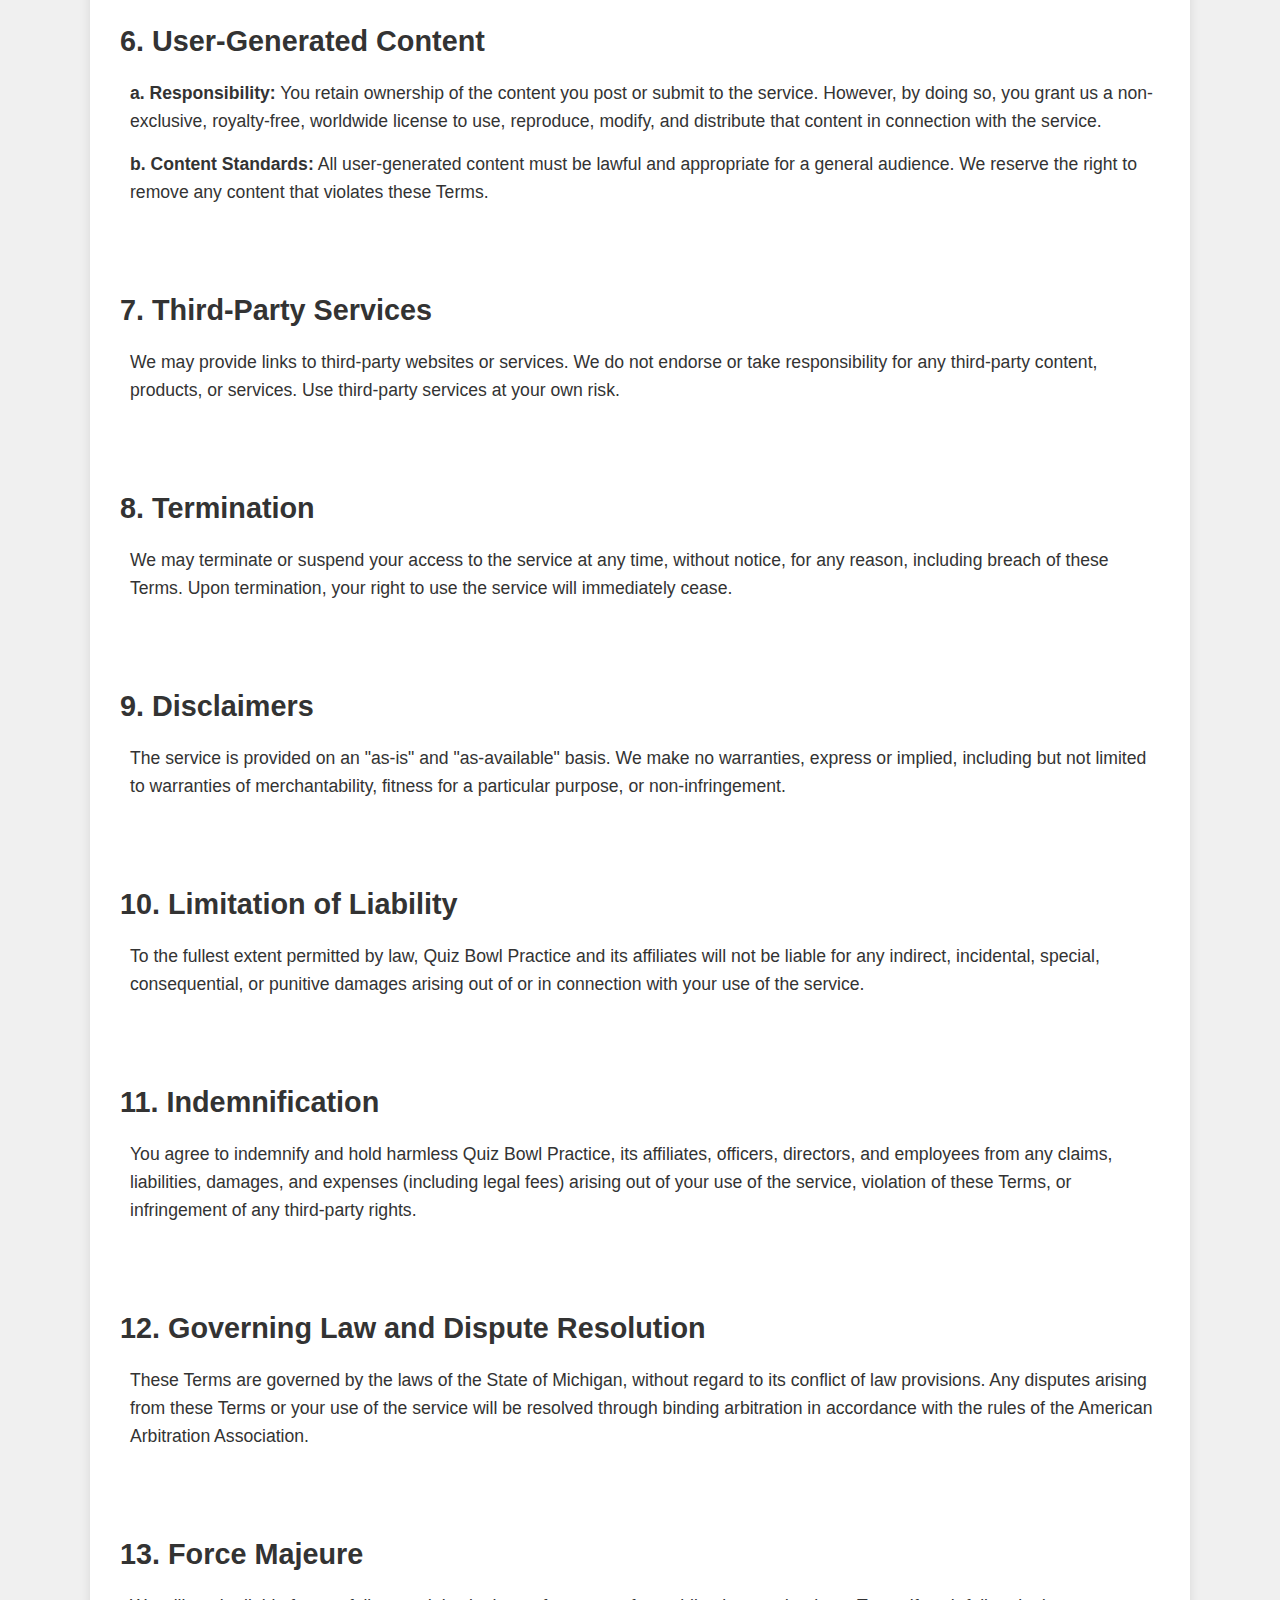
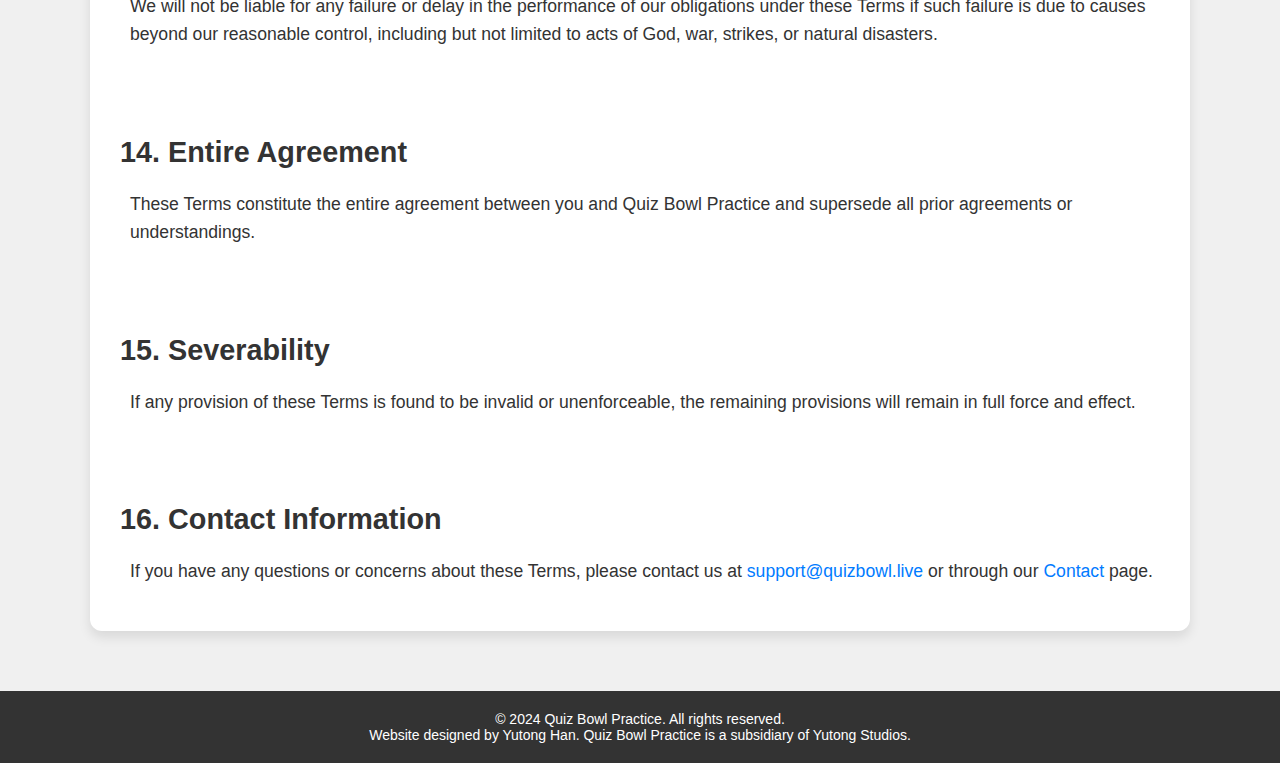
<file: tos.html>
<!DOCTYPE html>
<html lang="en">
<head>
    <meta charset="UTF-8">
    <meta name="viewport" content="width=device-width, initial-scale=1.0">
    <title>Terms of Service | Quiz Bowl Practice</title>
    <link rel="icon" type="image/png" href="/images/Favicon.png">
    <link rel="stylesheet" href="styles.css">

    <!-- Google tag (gtag.js) -->
    <script async src="https://www.googletagmanager.com/gtag/js?id=G-3DBSW1VJB5"></script>
    <script>
      window.dataLayer = window.dataLayer || [];
      function gtag(){dataLayer.push(arguments);}
      gtag('js', new Date());
    
      gtag('config', 'G-3DBSW1VJB5');
    </script>

    <!-- AdSense -->
    <script async src="https://pagead2.googlesyndication.com/pagead/js/adsbygoogle.js?client=ca-pub-2342721268649961"
     crossorigin="anonymous"></script>
</head>
<body>
    <header>
        <h1><a href="/" style="color: white; text-decoration: none;">Quiz Bowl Practice</a></h1>
        <nav>
            <ul class="navigation-menu">
                <li><a href="/" style="color: white; text-decoration: none;">Home</a></li>
                <li><a href="practice" style="color: white; text-decoration: none;">Practice</a></li>
                <li><a href="about" style="color: white; text-decoration: none;">About</a></li>
                <li><a href="leagues" style="color: white; text-decoration: none;">Leagues</a></li>
            </ul>
        </nav>
        <button id="dark-mode-toggle" aria-label="Toggle dark mode" onclick="toggleDarkMode()">🌙 Dark Mode</button>
    </header>

    <main>
        <section class="legal-screen">
            <h2>Terms of Service</h2>
            <p><strong>Effective Date: </strong>October 28, 2024</p>
            <br>

            <h3>1. Acceptance of Terms</h3>
            <p>By accessing or using the Quiz Bowl Practice website, you agree to these Terms of Service ("Terms"). If you do not agree with any part of these Terms, you must not use the service.</p>

            <h3>2. Changes to Terms</h3>
            <p>We reserve the right to update these Terms at any time. When we do, we will revise the updated date at the top of this page. Your continued use of the service after any such modifications constitutes your acceptance of the new Terms.</p>
            <br>

            <h3>3. Use of Service</h3>
            <p><strong>a. Eligibility:</strong> You must be at least 13 years old to use our services. If you are under 13, you must have a parent or guardian's permission.</p>
            <p><strong>b. User Accounts:</strong> You may be required to create an account to use certain features. You agree to provide accurate information and maintain the confidentiality of your login credentials. You are responsible for any activities that occur under your account.</p>
            <p><strong>c. Prohibited Conduct:</strong> You may not use the service for any illegal or unauthorized activities, including but not limited to:</p>
            <ul>
                <li><strong>i.</strong> Posting or transmitting harmful content</li>
                <li><strong>ii.</strong> Interfering with or disrupting the security or performance of the service</li>
                <li><strong>iii.</strong> Using automated systems (e.g., bots) to access the service</li>
            </ul>
            <p>We reserve the right to terminate any account engaged in these activities.</p>
            <br>

            <h3>4. Privacy</h3>
            <p>Our <a href="privacy" style="color: #027BFF; text-decoration: none;">Privacy Policy</a> explains how we collect, use, and share your personal information. By using our service, you consent to our privacy practices.</p>
            <br>

            <h3>5. Intellectual Property</h3>
            <p>All content on the site, including text, images, logos, and software, is owned by Quiz Bowl Practice or its licensors. You may not use, distribute, or reproduce any content without written permission. Any unauthorized use of intellectual property may result in termination of access.</p>
            <br>

            <h3>6. User-Generated Content</h3>
            <p><strong>a. Responsibility:</strong> You retain ownership of the content you post or submit to the service. However, by doing so, you grant us a non-exclusive, royalty-free, worldwide license to use, reproduce, modify, and distribute that content in connection with the service.</p>
            <p><strong>b. Content Standards:</strong> All user-generated content must be lawful and appropriate for a general audience. We reserve the right to remove any content that violates these Terms.</p>
            <br>

            <h3>7. Third-Party Services</h3>
            <p>We may provide links to third-party websites or services. We do not endorse or take responsibility for any third-party content, products, or services. Use third-party services at your own risk.</p>
            <br>

            <h3>8. Termination</h3>
            <p>We may terminate or suspend your access to the service at any time, without notice, for any reason, including breach of these Terms. Upon termination, your right to use the service will immediately cease.</p>
            <br>

            <h3>9. Disclaimers</h3>
            <p>The service is provided on an "as-is" and "as-available" basis. We make no warranties, express or implied, including but not limited to warranties of merchantability, fitness for a particular purpose, or non-infringement.</p>
            <br>

            <h3>10. Limitation of Liability</h3>
            <p>To the fullest extent permitted by law, Quiz Bowl Practice and its affiliates will not be liable for any indirect, incidental, special, consequential, or punitive damages arising out of or in connection with your use of the service.</p>
            <br>

            <h3>11. Indemnification</h3>
            <p>You agree to indemnify and hold harmless Quiz Bowl Practice, its affiliates, officers, directors, and employees from any claims, liabilities, damages, and expenses (including legal fees) arising out of your use of the service, violation of these Terms, or infringement of any third-party rights.</p>
            <br>

            <h3>12. Governing Law and Dispute Resolution</h3>
            <p>These Terms are governed by the laws of the State of Michigan, without regard to its conflict of law provisions. Any disputes arising from these Terms or your use of the service will be resolved through binding arbitration in accordance with the rules of the American Arbitration Association.</p>
            <br>

            <h3>13. Force Majeure</h3>
            <p>We will not be liable for any failure or delay in the performance of our obligations under these Terms if such failure is due to causes beyond our reasonable control, including but not limited to acts of God, war, strikes, or natural disasters.</p>
            <br>

            <h3>14. Entire Agreement</h3>
            <p>These Terms constitute the entire agreement between you and Quiz Bowl Practice and supersede all prior agreements or understandings.</p>
            <br>

            <h3>15. Severability</h3>
            <p>If any provision of these Terms is found to be invalid or unenforceable, the remaining provisions will remain in full force and effect.</p>
            <br>

            <h3>16. Contact Information</h3>
            <p>If you have any questions or concerns about these Terms, please contact us at <a href="mailto:support@quizbowl.live" style="text-decoration: none;" target="_blank">support@quizbowl.live</a> or through our <a href="contact" style="color: #027BFF; text-decoration: none;">Contact</a> page.</p>
        </section>
    </main>

    <footer>
        <p>&copy; 2024 Quiz Bowl Practice. All rights reserved.</p>
        <p>Website designed by Yutong Han. Quiz Bowl Practice is a subsidiary of Yutong Studios.</p>
    </footer>

    <script src="script.js"></script>
</body>
</html>
</file>
<file: styles.css>
/* Reset margins and paddings */
* {
    margin: 0;
    padding: 0;
    box-sizing: border-box;
}

/* Remove bullets or list markers globally */
ul, li {
    list-style: none; /* Remove bullet points */
}

/* Body styles */
body {
    font-family: Arial, sans-serif;
    background-color: #f0f0f0;
    display: flex;
    flex-direction: column;
    min-height: 100vh;
}

/* Header and footer styles */
header, footer {
    background-color: #333;
    color: white;
    text-align: center;
    padding: 20px;
}

header h1 {
    font-size: 24px;
}

footer p {
    font-size: 14px;
}

/* Main content styles */
main {
    flex: 1;
    display: flex;
    justify-content: center;
    align-items: center;
}

/* Difficulty screen styling */
.difficulty-screen {
    display: flex;
    flex-direction: column;
    justify-content: center;
    align-items: center;
    text-align: center;
    background-color: #fff;
    padding: 20px;
    box-shadow: 0 4px 8px rgba(0, 0, 0, 0.1);
    border-radius: 10px;
    max-width: 600px;
    width: 100%;
}

/* Difficulty buttons styling */
.difficulty-buttons {
    display: flex;
    flex-direction: column;
    gap: 10px;
    margin-top: 20px;
}

/* Reuse styles from quiz options */
.option {
    padding: 10px;
    background-color: #f0f0f0;
    border: none;
    border-radius: 5px;
    color: black;
    cursor: pointer;
    transition: background-color 0.3s ease;
    width: 100%; /* Make buttons stretch to full width */
    text-align: center; /* Center the text */
    list-style-type: none; /* Remove any bullet points */
}

/* Ensure all buttons take up the full width and have consistent height */
.options {
    display: flex;
    flex-direction: column;
    gap: 10px;
    width: 100%; /* Make the options container take full width */
}

/* Hover effect for all options */
.option:hover {
    background-color: #e1e1e1;
}

/* Ensure hover effects remain after marking correct/incorrect */
button.option.correct:hover {
    background-color: #78ee78; /* Lighter green */
}

button.option.incorrect:hover {
    background-color: #ffb4b3; /* Lighter red */
}

/* Quiz container styling */
.quiz-container {
    background-color: #fff;
    padding: 20px;
    box-shadow: 0 4px 8px rgba(0, 0, 0, 0.1);
    border-radius: 10px;
    text-align: center;
    max-width: 600px;
    width: 100%;
    display: none; /* Hidden by default */
}

/* Question text styling */
#question {
    font-size: 18px;
    margin-bottom: 20px;
}

/* Options container styling */
.options {
    display: flex;
    flex-direction: column;
    gap: 10px;
    margin-bottom: 20px;
    width: 100%; /* Ensure the options container spans full width */
}

/* Option buttons styling */
button.option {
    padding: 10px;
    background-color: #f0f0f0;
    border: none;
    border-radius: 5px;
    color: black;
    cursor: pointer;
    transition: background-color 0.3s ease;
    width: 100%; /* Ensure each option takes the full width */
    text-align: center; /* Center text within the button */
}

/* Feedback text */
#feedback {
    font-size: 16px;
    font-weight: bold;
    margin-top: 10px;
    margin-bottom: 20px;
}

/* Styles for correct and incorrect answers */
.correct {
    color: green;
}

.incorrect {
    color: red;
}

/* Apply color changes to option buttons for correct/incorrect answers */
button.option.correct {
    background-color: #90ee90; /* Correct - green */
}

button.option.incorrect {
    background-color: #ffcccb; /* Incorrect - red */
}

/* Score tracker styling */
#score-tracker {
    margin-top: 20px;
    font-size: 16px;
    font-weight: bold;
}

/* Styles for the Next Question button */
#next-btn {
    padding: 10px 20px; /* Adjust padding for proper button size */
    background-color: #008CBA; /* Blue color */
    border: none;
    border-radius: 5px;
    color: white;
    cursor: pointer;
    margin-top: 20px;
    transition: background-color 0.3s ease;
    width: auto; /* Button size matches the text length */
    display: inline-block; /* Ensure the button is only as wide as needed */
}

/* Hover effect for Next Question button */
#next-btn:hover {
    background-color: #007bb5; /* Darker blue on hover */
}

/* Centering the Next Question button */
#next-btn {
    display: block;
    margin: 20px auto; /* Center button horizontally */
}

/* Ensure quiz container is centered with proper margin on large screens */
@media (min-width: 768px) {
    main {
        padding: 40px 0;
    }

    .quiz-container {
        max-width: 500px;
    }
}

.navigation-menu {
    list-style-type: none; /* Remove default list styling */
    padding: 0;
    margin: 0;
    display: flex; /* Arrange links in a row */
}

.navigation-menu li {
    margin-right: 20px; /* Space between menu items */
}

.navigation-menu a {
    color: white; /* Text color */
    text-decoration: none; /* Remove underline */
    font-weight: bold; /* Make text bold */
}

.navigation-menu a:hover {
    text-decoration: underline; /* Underline on hover */
}

/* Hidden info */
.hidden {
    display: none;
}

/* Dark mode button styling */
#dark-mode-toggle {
    background-color: #333;
    color: white;
    border: none;
    padding: 10px;
    cursor: pointer;
    transition: background-color 0.3s ease;
    position: absolute; /* Ensure it's aligned */
    right: 20px;        /* Position 20px from the right */
    top: 20px;          /* Position 20px from the top */
}

#dark-mode-toggle:hover {
    background-color: #444; /* Darker on hover */
}

/* General Dark Mode Styles */
body.dark-mode {
    background-color: #121212;
    color: white;
}

header.dark-mode, footer.dark-mode {
    background-color: #1c1c1c;
}

header.dark-mode a, footer.dark-mode a {
    color: white;
}

button.dark-mode {
    background-color: #333;
    color: white;
    border: 1px solid #fff;
}

button.dark-mode:hover {
    background-color: #444;
}

.difficulty-screen.dark-mode {
    background-color: #1c1c1c;
    color: white;
}

.quiz-container.dark-mode {
    background-color: #1c1c1c;
    color: white;
}

.option.dark-mode {
    background-color: #333;
    color: white;
}

button.option.correct.dark-mode {
    background-color: #4caf50; /* Correct - dark green */
}

button.option.incorrect.dark-mode {
    background-color: #f44336; /* Incorrect - dark red */
}

#next-btn.dark-mode {
    background-color: #006f9a; /* Darker blue */
    color: white;
}

#feedback.dark-mode {
    color: white;
}

/* Dark mode styling for score tracker */
#score-tracker.dark-mode {
    color: white;
}

/* Additional elements (like hover effects) in dark mode */
button.dark-mode:hover {
    background-color: #444;
}

/* Legal screen styling */
.legal-screen {
    display: flex;
    flex-direction: column;
    justify-content: flex-start;
    align-items: flex-start;
    text-align: left;
    background-color: #fff;
    padding: 30px;
    box-shadow: 0 6px 12px rgba(0, 0, 0, 0.1);
    border-radius: 12px;
    max-width: 1100px;
    margin: 20px auto;
    width: 100%;
    font-family: 'Arial', sans-serif;
    line-height: 1.6;
    color: #333;
}

/* Headings */
.legal-screen h2 {
    font-size: 2.2em;
    font-weight: 700;
    margin-bottom: 20px;
}

.legal-screen h3 {
    font-size: 1.8em;
    font-weight: 600;
    margin-top: 40px;
    margin-bottom: 15px;
}

.legal-screen h4 {
    font-size: 1.4em;
    font-weight: 500;
    margin-top: 30px;
    margin-bottom: 10px;
    padding-left: 20px; /* Indent subchapters */
}

/* Paragraphs */
.legal-screen p {
    font-size: 1.1em;
    margin-bottom: 15px;
    padding-left: 10px; /* Indent paragraphs slightly */
}

/* List styling */
.legal-screen ul {
    margin-left: 40px;
    list-style-type: disc;
}

.legal-screen li {
    margin-bottom: 10px;
}

/* Subchapter indenting */
.legal-screen ul ul {
    list-style-type: circle; /* Different bullet style for sub-lists */
    margin-left: 40px;
}

.legal-screen li::marker {
    color: #555; /* Custom color for list markers */
}

/* Links */
.legal-screen a {
    color: #007bff;
    text-decoration: none;
}

.legal-screen a:hover {
    text-decoration: underline;
}

/* Spacing and section dividers */
.legal-screen hr {
    border: none;
    height: 1px;
    background-color: #ddd;
    margin: 20px 0;
}

/* Borders for sections */
.legal-screen .section {
    border-left: 4px solid #007bff;
    padding-left: 20px;
    margin-bottom: 20px;
}
</file>
